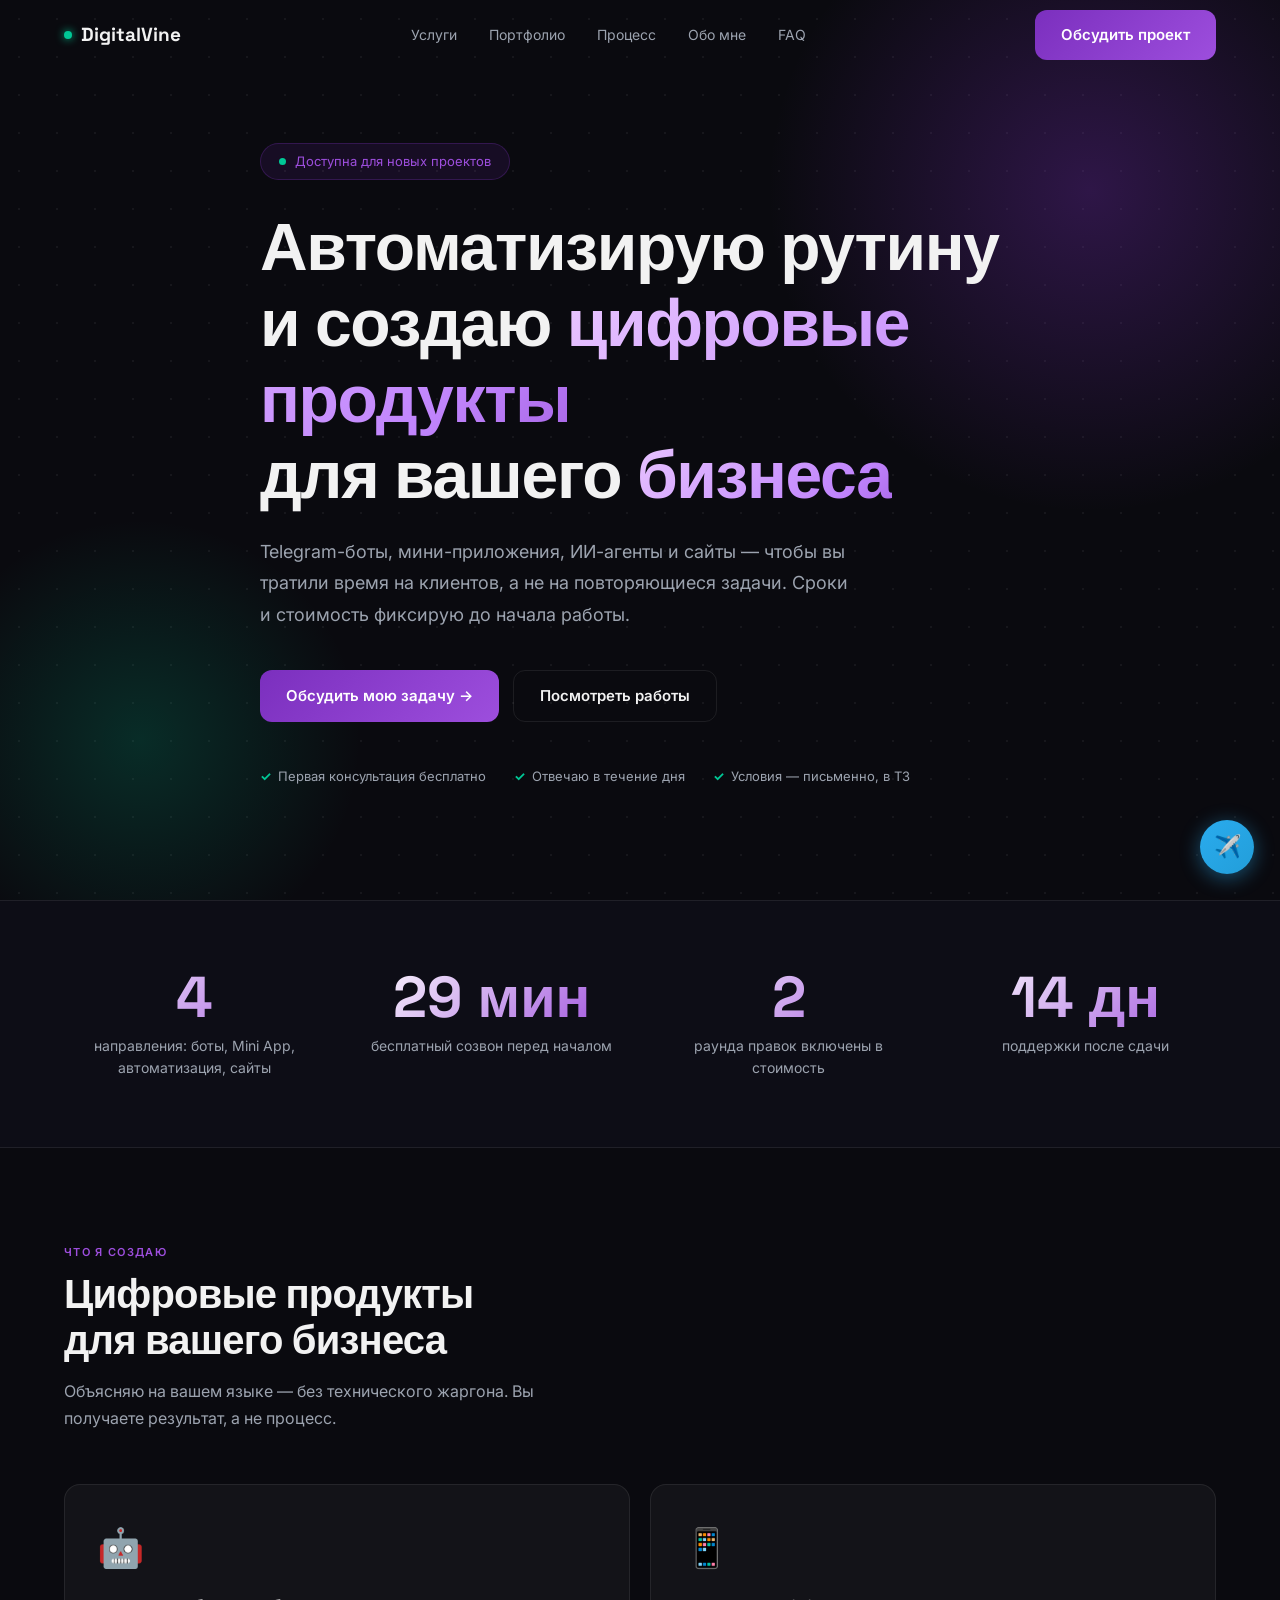
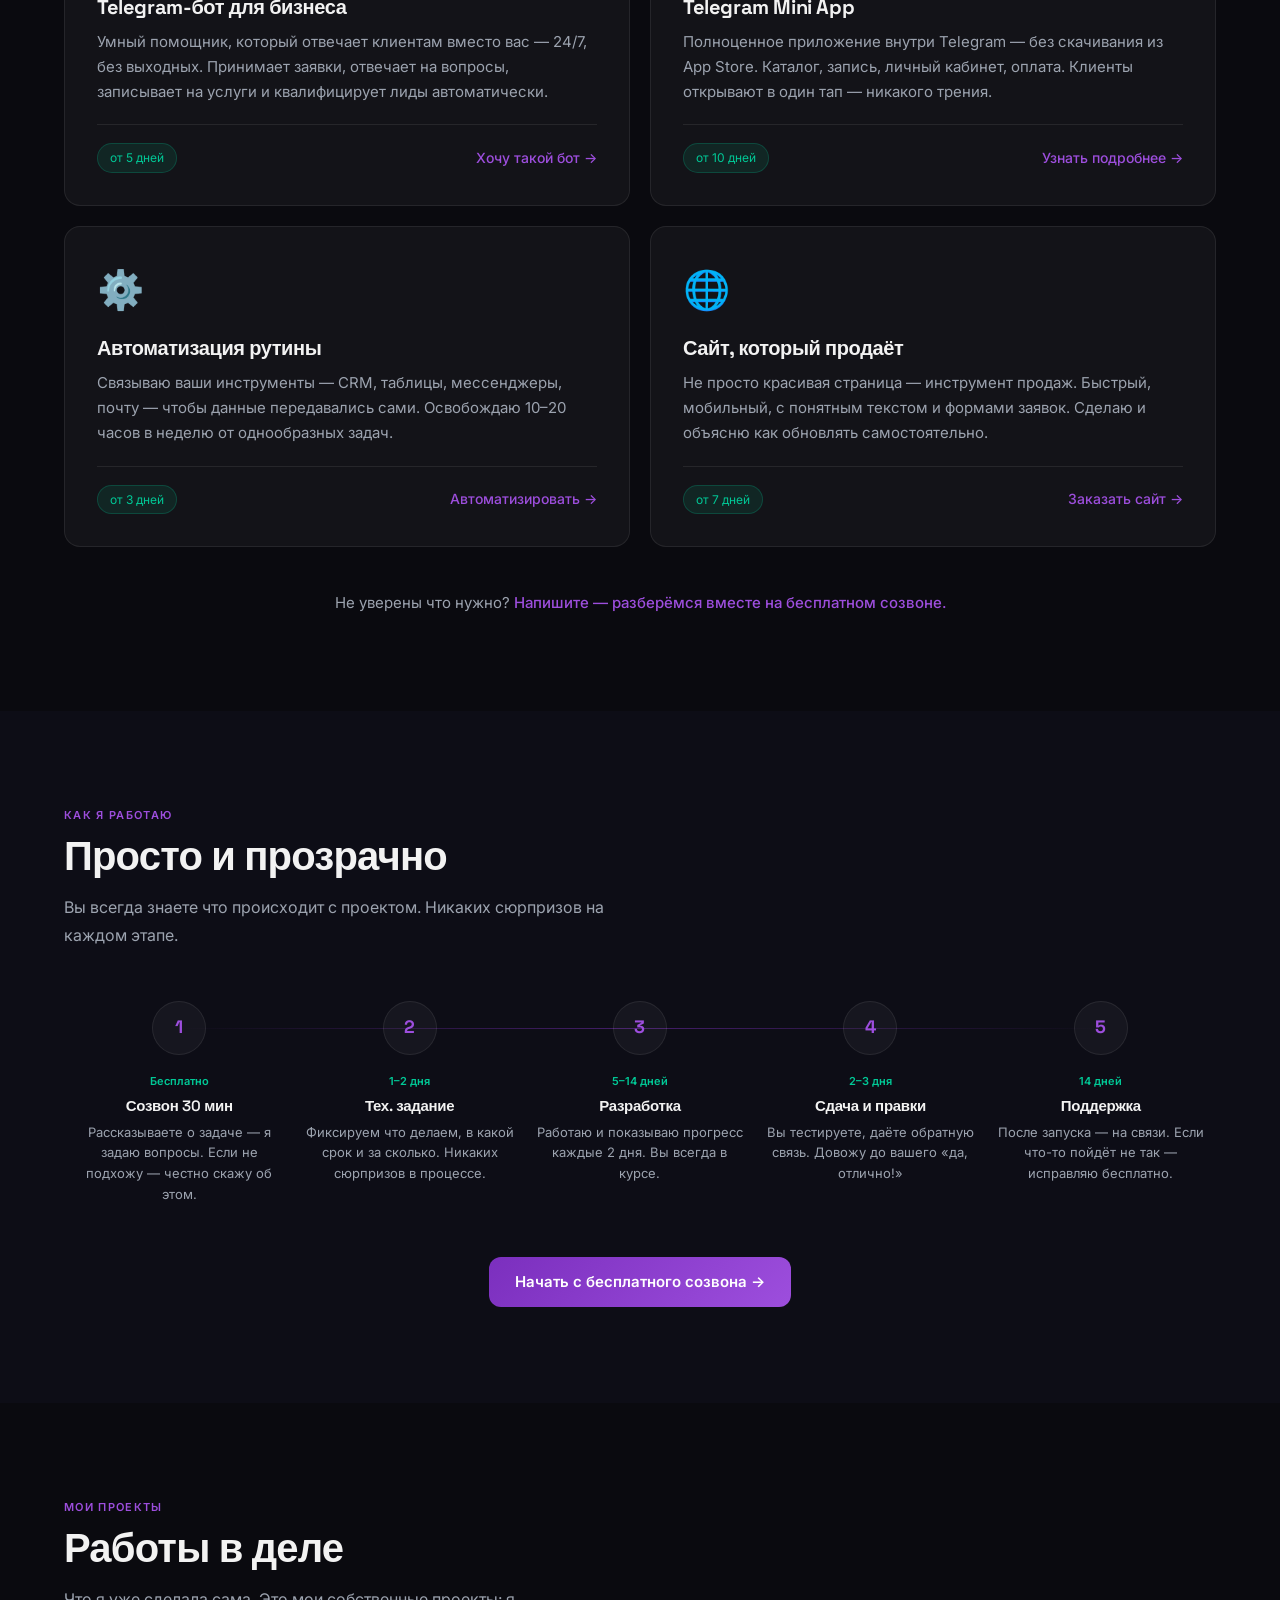
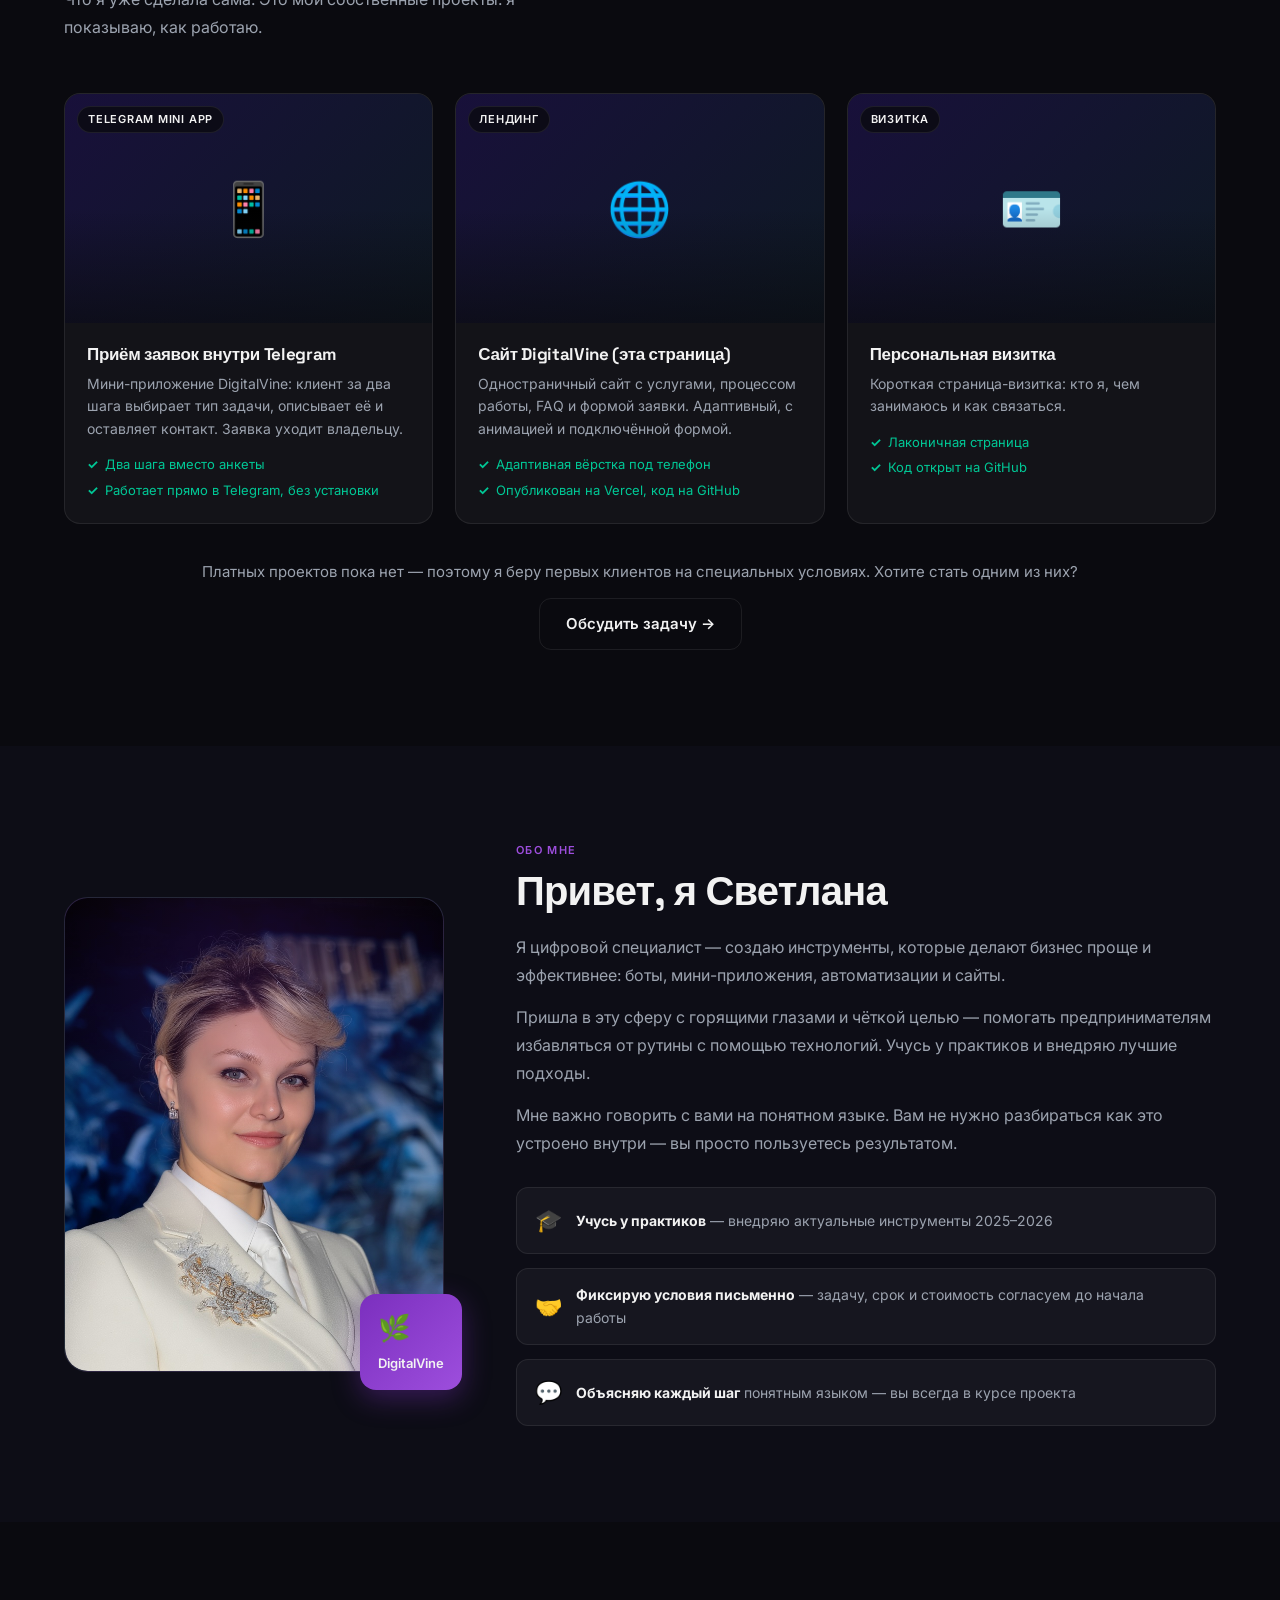
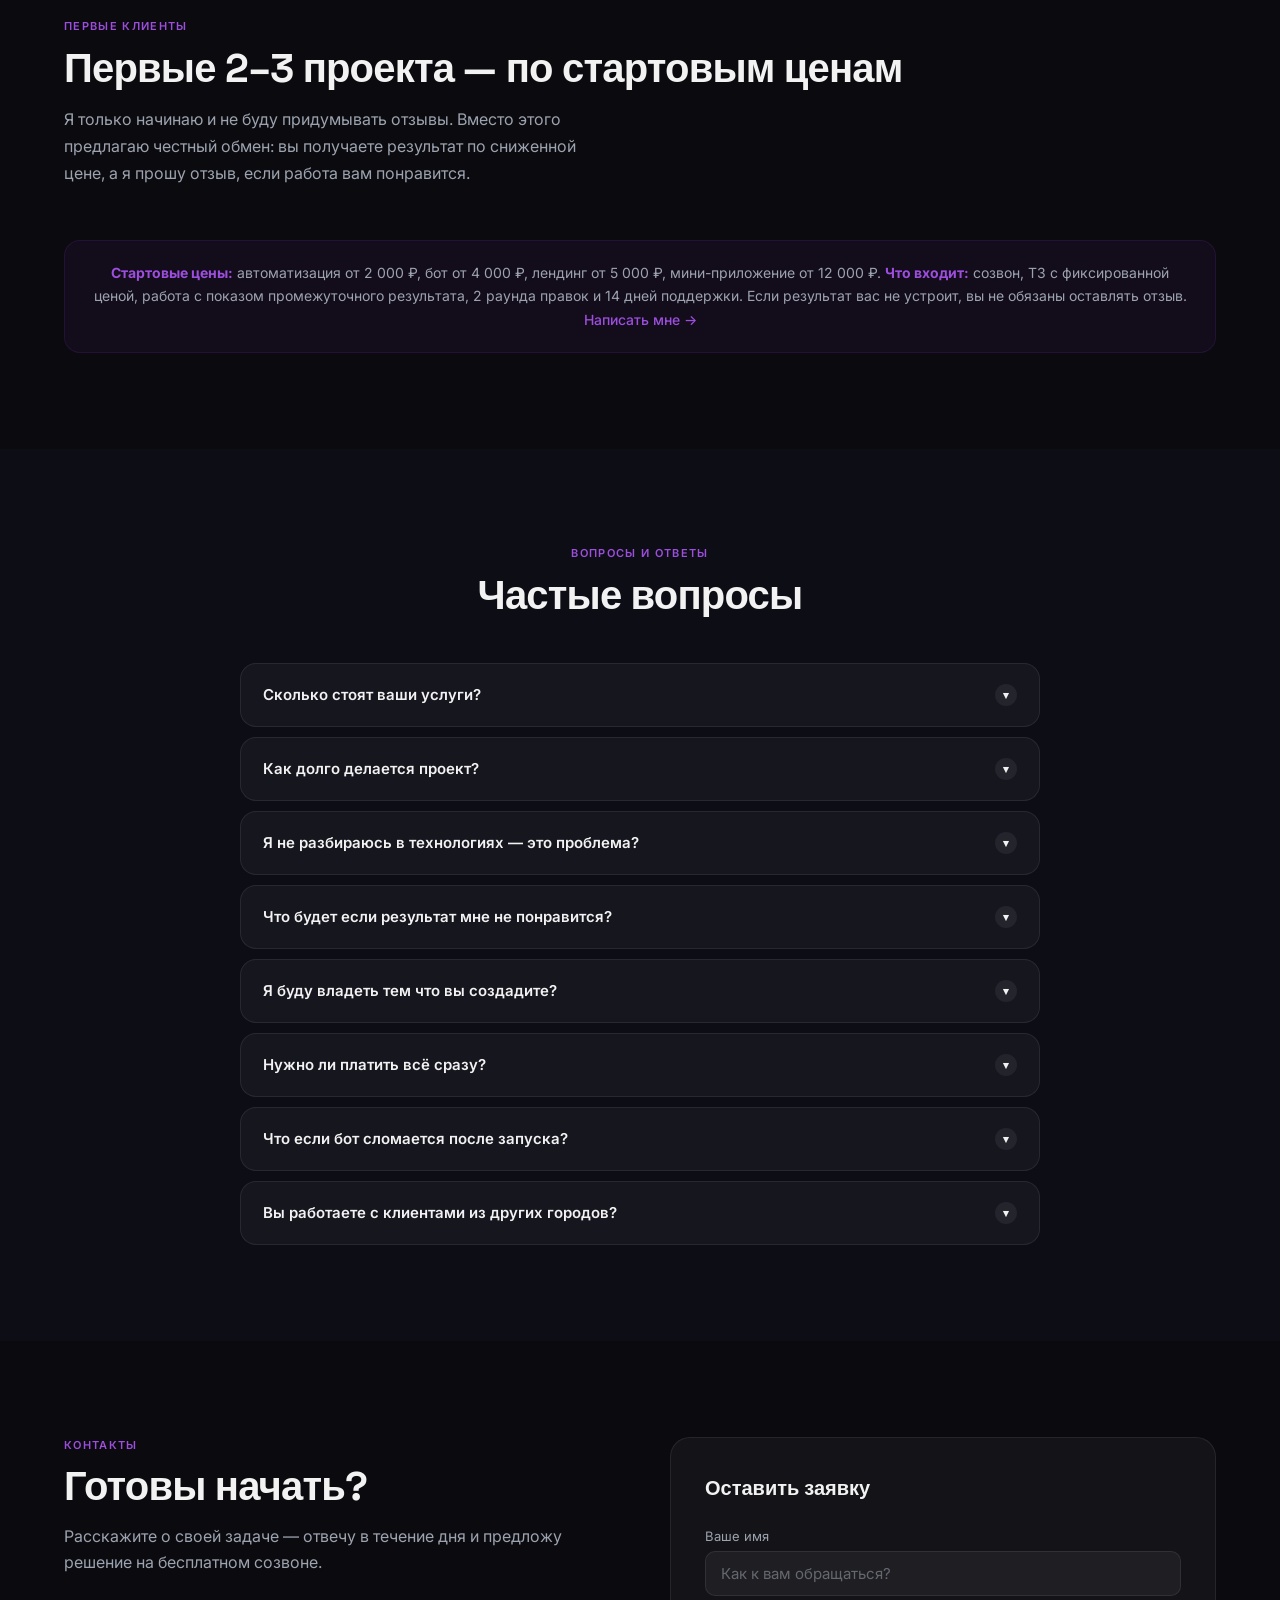
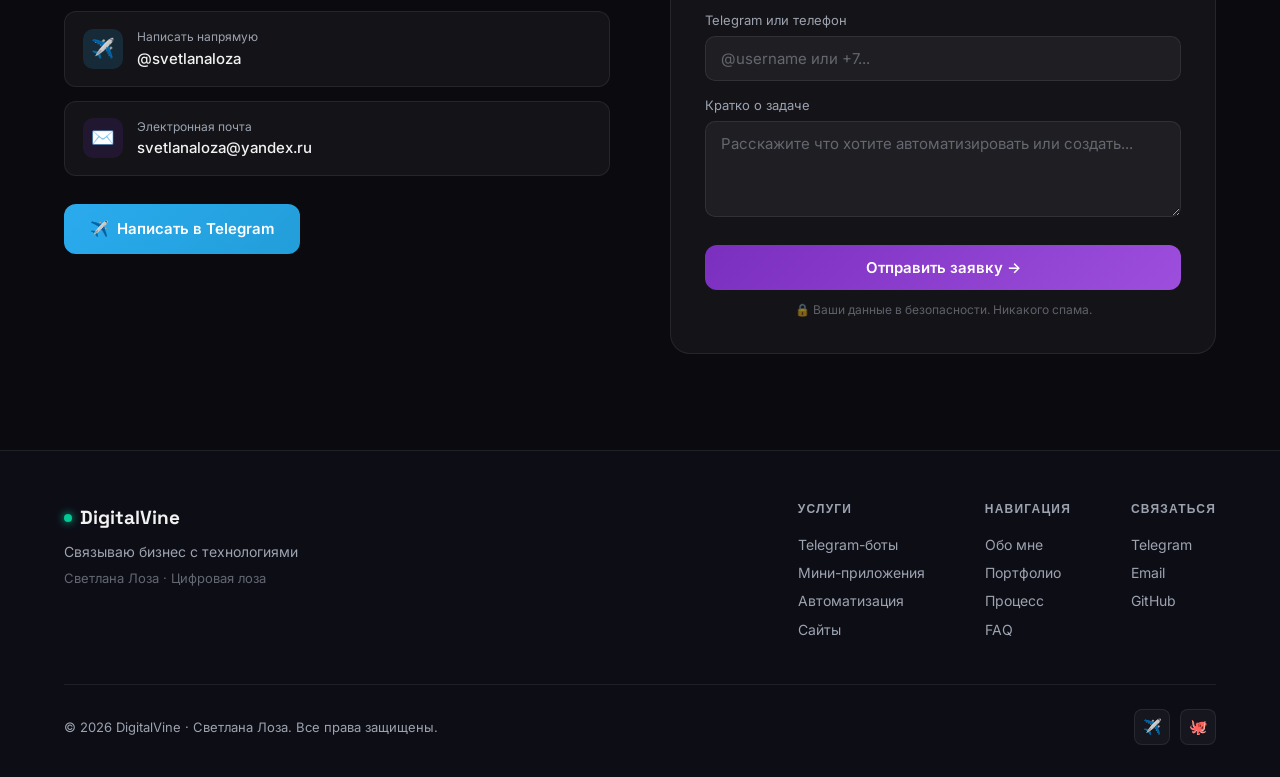
<file: index.html>
<!DOCTYPE html>
<html lang="ru">
<head>
  <meta charset="UTF-8">
  <meta name="viewport" content="width=device-width, initial-scale=1.0">
  <title>DigitalVine — Telegram-боты, автоматизация и сайты | Светлана Лоза</title>
  <meta name="description" content="Создаю Telegram-ботов, мини-приложения, автоматизации и сайты для малого бизнеса. Результат за 5–14 дней. Первая консультация бесплатно.">
  <link rel="preconnect" href="https://fonts.googleapis.com">
  <link rel="preconnect" href="https://fonts.gstatic.com" crossorigin>
  <link href="https://fonts.googleapis.com/css2?family=Space+Grotesk:wght@400;500;600;700;800&family=Inter:wght@400;500&display=swap" rel="stylesheet">
  <style>
    /* ===== RESET ===== */
    *, *::before, *::after { box-sizing: border-box; margin: 0; padding: 0; }
    html { scroll-behavior: smooth; }
    body {
      background: #0A0A0F;
      color: #F2F2F2;
      font-family: 'Inter', -apple-system, sans-serif;
      line-height: 1.6;
      overflow-x: hidden;
    }
    h1,h2,h3,h4 { font-family: 'Space Grotesk', sans-serif; line-height: 1.15; letter-spacing: -0.02em; }
    a { color: inherit; text-decoration: none; }
    img { display: block; max-width: 100%; }

    /* ===== CSS VARS ===== */
    :root {
      --bg:     #0A0A0F;
      --bg2:    #0D0D16;
      --acc:    #7B2FBE;
      --acc-l:  #9D4EDD;
      --grn:    #00C896;
      --txt:    #F2F2F2;
      --muted:  #9CA3AF;
      --card:   rgba(255,255,255,0.04);
      --bord:   rgba(255,255,255,0.08);
      --r:      16px;
    }

    /* ===== UTILS ===== */
    .wrap { max-width: 1200px; margin: 0 auto; padding: 0 24px; }
    .lbl {
      font-size: 11px; font-weight: 600; letter-spacing: .12em;
      text-transform: uppercase; color: var(--acc-l); margin-bottom: 10px;
    }
    .sec-title { font-size: clamp(26px,3.8vw,40px); font-weight: 700; margin-bottom: 14px; }
    .sec-sub { font-size: 16px; color: var(--muted); max-width: 540px; margin-bottom: 52px; line-height: 1.7; }

    /* BUTTONS */
    .btn {
      display: inline-flex; align-items: center; gap: 8px;
      padding: 13px 26px; border-radius: 12px;
      font-size: 15px; font-weight: 600; cursor: pointer;
      border: none; font-family: inherit;
      transition: transform .2s, box-shadow .2s, background .2s, border-color .2s;
    }
    .btn-pri {
      background: linear-gradient(135deg,var(--acc),var(--acc-l));
      color: #fff; position: relative; overflow: hidden;
    }
    .btn-pri:hover { transform: translateY(-2px); box-shadow: 0 8px 28px rgba(123,47,190,.45), 0 0 0 1px rgba(157,78,221,.35); }
    .btn-out {
      background: transparent; color: var(--txt);
      border: 1px solid var(--bord);
    }
    .btn-out:hover { border-color: rgba(157,78,221,.5); background: rgba(123,47,190,.1); }
    .btn-tg {
      background: linear-gradient(135deg,#2AABEE,#229ED9); color: #fff;
    }
    .btn-tg:hover { transform: translateY(-2px); box-shadow: 0 8px 28px rgba(42,171,238,.4); }

    /* SCROLL ANIM */
    .a { opacity: 0; transform: translateY(36px); filter: blur(5px); transition: opacity .75s cubic-bezier(.25,.46,.45,.94), transform .75s cubic-bezier(.25,.46,.45,.94), filter .75s ease; }
    .a.on { opacity: 1; transform: none; filter: none; }
    .d1{transition-delay:.1s} .d2{transition-delay:.2s} .d3{transition-delay:.3s} .d4{transition-delay:.4s}

    /* ANIMATED GRADIENT TEXT */
    @keyframes grad-move { 0%,100%{background-position:0% 50%} 50%{background-position:100% 50%} }
    .grad-txt {
      background: linear-gradient(135deg, #e9c6ff 0%, #c084fc 30%, #7B2FBE 55%, #00C896 100%);
      background-size: 260% 260%;
      animation: grad-move 5s ease infinite;
      -webkit-background-clip: text; -webkit-text-fill-color: transparent; background-clip: text;
    }

    /* PROGRESS BAR */
    .pbar {
      position: fixed; top: 0; left: 0; z-index: 999;
      height: 2px; width: 0%;
      background: linear-gradient(90deg, var(--acc), var(--grn));
      transition: width .12s linear;
      pointer-events: none;
    }

    /* SHIMMER on buttons */
    .btn-pri::before {
      content: ''; position: absolute; top: 0; left: -100%; width: 60%; height: 100%;
      background: linear-gradient(120deg, transparent, rgba(255,255,255,.22), transparent);
      transform: skewX(-20deg); transition: left .6s ease; pointer-events: none;
    }
    .btn-pri:hover::before { left: 160%; }

    /* ===== NAV ===== */
    nav {
      position: fixed; top: 0; left: 0; right: 0; z-index: 200;
      transition: background .3s, border-color .3s, backdrop-filter .3s;
    }
    nav.scrolled {
      background: rgba(10,10,15,.88);
      backdrop-filter: blur(20px);
      border-bottom: 1px solid var(--bord);
    }
    .nav-in {
      display: flex; align-items: center;
      justify-content: space-between; height: 70px;
    }
    .nav-logo {
      font-family: 'Space Grotesk',sans-serif;
      font-size: 19px; font-weight: 700;
      display: flex; align-items: center; gap: 9px;
    }
    .logo-pip {
      width: 8px; height: 8px; border-radius: 50%;
      background: var(--grn);
      box-shadow: 0 0 8px var(--grn);
      animation: pip 2.5s ease-in-out infinite;
    }
    @keyframes pip { 0%,100%{opacity:1} 50%{opacity:.35} }
    .nav-ul { display: flex; gap: 32px; list-style: none; }
    .nav-ul a { font-size: 14px; color: var(--muted); transition: color .2s; position: relative; }
    .nav-ul a::after { content: ''; position: absolute; left: 0; bottom: -4px; width: 0; height: 1.5px; background: var(--acc-l); border-radius: 2px; transition: width .3s ease; }
    .nav-ul a:hover::after, .nav-ul a.active::after { width: 100%; }
    .nav-ul a:hover, .nav-ul a.active { color: var(--txt); }
    .burger {
      display: none; flex-direction: column; gap: 5px;
      cursor: pointer; padding: 6px; background: none; border: none;
    }
    .burger span {
      display: block; width: 22px; height: 2px;
      background: var(--txt); border-radius: 2px; transition: all .3s;
    }
    .mob-nav {
      display: none; position: fixed; top: 70px; left: 0; right: 0; z-index: 199;
      background: rgba(10,10,15,.97); backdrop-filter: blur(20px);
      border-bottom: 1px solid var(--bord); padding: 20px 24px 28px;
    }
    .mob-nav.open { display: block; }
    .mob-nav a {
      display: block; padding: 13px 0;
      border-bottom: 1px solid var(--bord);
      font-size: 16px; color: var(--muted);
    }
    .mob-nav a:last-of-type { border: none; }
    .mob-nav .btn { margin-top: 18px; width: 100%; justify-content: center; }

    /* ===== HERO ===== */
    #hero {
      min-height: 100vh; display: flex; align-items: center;
      position: relative; overflow: hidden; padding: 110px 0 80px;
    }
    .h-bg { position: absolute; inset: 0; z-index: 0; }
    .h-grid {
      position: absolute; inset: 0;
      background-image: radial-gradient(rgba(255,255,255,.055) 1px, transparent 1px);
      background-size: 38px 38px;
    }
    .h-orb1 {
      position: absolute; width: 700px; height: 700px;
      background: radial-gradient(circle, rgba(123,47,190,.32) 0%, transparent 65%);
      top: -160px; right: -160px;
      animation: orb1 9s ease-in-out infinite;
    }
    .h-orb2 {
      position: absolute; width: 480px; height: 480px;
      background: radial-gradient(circle, rgba(0,200,150,.18) 0%, transparent 65%);
      bottom: -80px; left: -100px;
      animation: orb2 11s ease-in-out infinite;
    }
    @keyframes orb1 { 0%,100%{transform:translate(0,0) scale(1)} 50%{transform:translate(-28px,24px) scale(1.06)} }
    @keyframes orb2 { 0%,100%{transform:translate(0,0) scale(1)} 50%{transform:translate(20px,-20px) scale(1.06)} }
    .h-content { position: relative; z-index: 1; max-width: 760px; }
    .h-badge {
      display: inline-flex; align-items: center; gap: 9px;
      background: rgba(123,47,190,.12); border: 1px solid rgba(123,47,190,.28);
      border-radius: 100px; padding: 7px 18px; font-size: 13px;
      color: var(--acc-l); margin-bottom: 30px;
    }
    .h-badge-dot {
      width: 7px; height: 7px; border-radius: 50%; background: var(--grn);
      animation: pip 2s infinite;
    }
    h1 { font-size: clamp(34px,5.5vw,66px); font-weight: 800; margin-bottom: 22px; }
    .acc { color: var(--acc-l); }
    .grn { color: var(--grn); }
    .h-sub {
      font-size: clamp(15px,1.8vw,18px); color: var(--muted);
      max-width: 600px; margin-bottom: 40px; line-height: 1.75;
    }
    .h-btns { display: flex; gap: 14px; flex-wrap: wrap; margin-bottom: 44px; }
    .h-trust { display: flex; gap: 28px; flex-wrap: wrap; }
    .h-trust span {
      font-size: 13px; color: var(--muted);
      display: flex; align-items: center; gap: 7px;
    }
    .h-trust span::before { content: '✓'; color: var(--grn); font-weight: 700; }

    /* ===== NUMBERS ===== */
    #nums {
      padding: 68px 0;
      background: var(--bg2);
      border-top: 1px solid var(--bord);
      border-bottom: 1px solid var(--bord);
    }
    .nums-g {
      display: grid; grid-template-columns: repeat(4,1fr);
      gap: 36px; text-align: center;
    }
    .num-val {
      font-family: 'Space Grotesk',sans-serif;
      font-size: clamp(36px,4.5vw,58px); font-weight: 800; line-height: 1;
      background: linear-gradient(135deg,#fff,var(--acc-l));
      -webkit-background-clip: text; -webkit-text-fill-color: transparent;
      background-clip: text; margin-bottom: 8px;
    }
    .num-lbl { font-size: 14px; color: var(--muted); }

    /* ===== SERVICES ===== */
    #services { padding: 96px 0; }
    .srv-g {
      display: grid; grid-template-columns: repeat(2,1fr); gap: 20px; perspective: 1200px;
    }
    .srv-c {
      background: var(--card); border: 1px solid var(--bord);
      border-radius: var(--r); padding: 32px;
      position: relative; overflow: hidden;
      transition: transform .25s, border-color .25s, box-shadow .25s;
    }
    .srv-c::before {
      content:''; position: absolute; inset: 0;
      background: linear-gradient(135deg,rgba(123,47,190,.07) 0%,transparent 60%);
      opacity: 0; transition: opacity .3s;
    }
    .srv-c:hover { transform: translateY(-6px); border-color: rgba(123,47,190,.45); box-shadow: 0 24px 64px rgba(0,0,0,.45), 0 0 0 1px rgba(123,47,190,.2), 0 0 60px rgba(123,47,190,.12); }
    .srv-c:hover::before { opacity: 1; }
    .srv-ico { font-size: 38px; margin-bottom: 18px; display: block; }
    .srv-c h3 { font-size: 20px; font-weight: 700; margin-bottom: 11px; }
    .srv-c p { color: var(--muted); font-size: 15px; line-height: 1.65; margin-bottom: 20px; }
    .srv-foot {
      display: flex; align-items: center; justify-content: space-between;
      padding-top: 18px; border-top: 1px solid var(--bord);
    }
    .srv-tag {
      font-size: 12px; color: var(--grn);
      background: rgba(0,200,150,.1); border: 1px solid rgba(0,200,150,.22);
      padding: 4px 12px; border-radius: 100px;
    }
    .srv-link {
      font-size: 14px; color: var(--acc-l); font-weight: 500;
      display: flex; align-items: center; gap: 4px;
      transition: gap .2s;
    }
    .srv-link:hover { gap: 8px; }
    .srv-note { text-align: center; margin-top: 44px; color: var(--muted); font-size: 15px; }
    .srv-note a { color: var(--acc-l); font-weight: 500; }

    /* ===== PROCESS ===== */
    #process { padding: 96px 0; background: var(--bg2); }
    .prc-g {
      display: grid; grid-template-columns: repeat(5,1fr);
      gap: 0; position: relative; margin-top: 52px;
    }
    .prc-g::before {
      content: ''; position: absolute;
      top: 27px; left: 10%; right: 10%; height: 1px;
      background: linear-gradient(90deg, transparent, var(--acc), transparent);
      opacity: .5;
    }
    .step { text-align: center; padding: 0 10px; position: relative; }
    .step-n {
      width: 54px; height: 54px; border-radius: 50%;
      background: var(--card); border: 1px solid var(--bord);
      display: flex; align-items: center; justify-content: center;
      font-family: 'Space Grotesk',sans-serif; font-size: 18px;
      font-weight: 700; color: var(--acc-l);
      margin: 0 auto 18px; position: relative; z-index: 1;
      transition: background .3s, border-color .3s, box-shadow .3s;
    }
    .step:hover .step-n { background: rgba(123,47,190,.2); border-color: var(--acc); box-shadow: 0 0 20px rgba(123,47,190,.3); }
    .step-tag { display: block; font-size: 11px; color: var(--grn); margin-bottom: 7px; font-weight: 600; }
    .step h4 { font-size: 15px; font-weight: 600; margin-bottom: 7px; }
    .step p { font-size: 13px; color: var(--muted); line-height: 1.6; }
    .prc-cta { text-align: center; margin-top: 52px; }

    /* ===== PORTFOLIO ===== */
    #portfolio { padding: 96px 0; }
    .prt-g { display: grid; grid-template-columns: repeat(3,1fr); gap: 22px; perspective: 1200px; }
    .prt-c {
      background: var(--card); border: 1px solid var(--bord);
      border-radius: var(--r); overflow: hidden;
      transition: transform .25s, box-shadow .25s, border-color .25s;
    }
    .prt-c:hover { transform: translateY(-4px); box-shadow: 0 20px 50px rgba(0,0,0,.4); border-color: rgba(123,47,190,.25); }
    .prt-img {
      width: 100%; aspect-ratio: 16/10;
      background: linear-gradient(135deg,#18103A,#0e1a24);
      display: flex; align-items: center; justify-content: center;
      font-size: 52px; position: relative;
    }
    .prt-img::after {
      content: ''; position: absolute; inset: 0;
      background: linear-gradient(to bottom,transparent 50%,rgba(10,10,15,.65));
    }
    .prt-badge {
      position: absolute; top: 12px; left: 12px; z-index: 1;
      font-size: 11px; font-weight: 600; letter-spacing: .07em;
      text-transform: uppercase; background: rgba(10,10,15,.8);
      border: 1px solid var(--bord); padding: 4px 10px; border-radius: 100px;
    }
    .prt-body { padding: 22px; }
    .prt-c h3 { font-size: 17px; font-weight: 700; margin-bottom: 8px; }
    .prt-c p { font-size: 14px; color: var(--muted); line-height: 1.6; margin-bottom: 14px; }
    .prt-res { display: flex; flex-direction: column; gap: 5px; }
    .res { font-size: 13px; color: var(--grn); display: flex; align-items: center; gap: 7px; }
    .res::before { content: '↑'; font-weight: 700; }
    .res.dn::before { content: '↓'; }
    .res.ok::before { content: '✓'; }
    .prt-note { text-align: center; margin-top: 36px; }
    .prt-note p { color: var(--muted); font-size: 15px; margin-bottom: 14px; }

    /* ===== ABOUT ===== */
    #about { padding: 96px 0; background: var(--bg2); }
    .abt-in {
      display: grid; grid-template-columns: 380px 1fr;
      gap: 72px; align-items: center;
    }
    .abt-photo { position: relative; }
    .photo-box {
      width: 100%; aspect-ratio: 4/5;
      background: linear-gradient(135deg,#1a1030,#0f1924);
      border-radius: 24px; border: 1px solid var(--bord);
      position: relative; overflow: hidden;
      display: flex; align-items: center; justify-content: center;
    }
    .photo-box img {
      position: absolute; inset: 0;
      width: 100%; height: 100%;
      object-fit: cover; object-position: center 15%;
      border-radius: 22px; display: block;
    }
    .photo-box::before {
      content: ''; position: absolute; inset: 0; z-index: 1;
      background: radial-gradient(circle at 50% 20%,rgba(123,47,190,.22) 0%,transparent 60%);
      pointer-events: none;
    }
    .photo-ph {
      display: flex; flex-direction: column; align-items: center;
      justify-content: center; gap: 18px; padding: 40px 24px; z-index: 1;
    }
    .ph-av {
      width: 148px; height: 148px; border-radius: 50%;
      background: linear-gradient(135deg,var(--acc),var(--acc-l));
      display: flex; align-items: center; justify-content: center;
      font-family: 'Space Grotesk',sans-serif;
      font-size: 36px; font-weight: 800; color: #fff;
      box-shadow: 0 8px 32px rgba(123,47,190,.5);
      overflow: hidden; position: relative; flex-shrink: 0;
      border: 3px solid rgba(157,78,221,.4);
    }
    .ph-av img {
      position: absolute; inset: 0;
      width: 100%; height: 100%;
      object-fit: cover; object-position: center 15%;
      border-radius: 50%;
    }
    .ph-av.has-photo .ph-init { display: none; }
    .ph-name {
      font-family: 'Space Grotesk',sans-serif;
      font-size: clamp(18px, 2.2vw, 26px); font-weight: 700;
      color: var(--txt); text-align: center; line-height: 1.25;
    }
    .ph-brand { font-size: 13px; color: var(--grn); font-weight: 600; letter-spacing: .08em; }
    .photo-card {
      position: absolute; bottom: -18px; right: -18px;
      background: linear-gradient(135deg,var(--acc),var(--acc-l));
      border-radius: 16px; padding: 14px 18px;
      box-shadow: 0 8px 28px rgba(123,47,190,.4);
    }
    .photo-card strong { display: block; font-family: 'Space Grotesk',sans-serif; font-size: 26px; font-weight: 800; }
    .photo-card span { font-size: 13px; font-weight: 600; }
    .abt-txt h2 { margin-bottom: 18px; }
    .abt-txt p { color: var(--muted); font-size: 16px; line-height: 1.75; margin-bottom: 14px; }
    .facts { display: flex; flex-direction: column; gap: 14px; margin-top: 30px; }
    .fact {
      display: flex; align-items: center; gap: 14px;
      padding: 15px 18px; background: var(--card);
      border: 1px solid var(--bord); border-radius: 12px;
    }
    .fact-ico { font-size: 22px; }
    .fact-t { font-size: 14px; color: var(--muted); }
    .fact-t strong { color: var(--txt); }

    /* ===== REVIEWS ===== */
    #reviews { padding: 96px 0; }
    .rev-g { display: grid; grid-template-columns: repeat(3,1fr); gap: 22px; }
    .rev-c {
      background: var(--card); border: 1px solid var(--bord);
      border-radius: var(--r); padding: 26px;
      display: flex; flex-direction: column; gap: 18px;
      transition: border-color .25s, transform .25s;
    }
    .rev-c:hover { border-color: rgba(123,47,190,.3); transform: translateY(-3px); }
    .rev-stars { color: #F59E0B; letter-spacing: 2px; font-size: 13px; }
    .rev-txt { font-size: 15px; color: var(--muted); line-height: 1.72; font-style: italic; flex: 1; }
    .rev-who {
      display: flex; align-items: center; gap: 13px;
      padding-top: 18px; border-top: 1px solid var(--bord);
    }
    .rev-ava {
      width: 42px; height: 42px; border-radius: 50%;
      background: linear-gradient(135deg,var(--acc),var(--acc-l));
      display: flex; align-items: center; justify-content: center;
      font-weight: 700; font-size: 15px; flex-shrink: 0;
    }
    .rev-name { font-weight: 600; font-size: 15px; }
    .rev-role { font-size: 13px; color: var(--muted); }
    .rev-banner {
      margin-top: 36px; padding: 20px 26px;
      background: rgba(123,47,190,.07); border: 1px solid rgba(123,47,190,.18);
      border-radius: var(--r); text-align: center;
      color: var(--muted); font-size: 14px; line-height: 1.7;
    }
    .rev-banner strong { color: var(--acc-l); }
    .rev-banner a { color: var(--acc-l); font-weight: 500; }

    /* ===== FAQ ===== */
    #faq { padding: 96px 0; background: var(--bg2); }
    .faq-wrap { max-width: 800px; margin: 0 auto; display: flex; flex-direction: column; gap: 10px; }
    .faq-it {
      background: var(--card); border: 1px solid var(--bord);
      border-radius: var(--r); overflow: hidden; transition: border-color .25s;
    }
    .faq-it.open { border-color: rgba(123,47,190,.32); }
    .faq-q {
      width: 100%; background: none; border: none;
      padding: 20px 22px; text-align: left;
      font-size: 15px; font-weight: 600; color: var(--txt);
      cursor: pointer; display: flex; justify-content: space-between; align-items: center;
      gap: 14px; font-family: inherit; transition: color .2s;
    }
    .faq-q:hover { color: var(--acc-l); }
    .faq-arr {
      width: 22px; height: 22px; flex-shrink: 0;
      border-radius: 50%; background: rgba(255,255,255,.06);
      display: flex; align-items: center; justify-content: center;
      font-size: 11px; transition: transform .3s, background .3s;
    }
    .faq-it.open .faq-arr { transform: rotate(180deg); background: rgba(123,47,190,.28); }
    .faq-ans { max-height: 0; overflow: hidden; transition: max-height .38s ease; }
    .faq-ans-in { padding: 0 22px 20px; color: var(--muted); font-size: 15px; line-height: 1.72; }

    /* ===== CONTACT ===== */
    #contact { padding: 96px 0; }
    .con-in { display: grid; grid-template-columns: 1fr 1fr; gap: 60px; align-items: start; }
    .con-l h2 { margin-bottom: 14px; }
    .con-l > p { color: var(--muted); font-size: 16px; margin-bottom: 36px; }
    .con-ways { display: flex; flex-direction: column; gap: 14px; }
    .con-way {
      display: flex; align-items: center; gap: 14px;
      padding: 15px 18px; background: var(--card);
      border: 1px solid var(--bord); border-radius: 12px;
      transition: border-color .2s;
    }
    .con-way:hover { border-color: rgba(123,47,190,.32); }
    .way-ico {
      width: 40px; height: 40px; border-radius: 10px;
      display: flex; align-items: center; justify-content: center; font-size: 19px; flex-shrink: 0;
    }
    .ico-tg { background: rgba(42,171,238,.15); }
    .ico-ml { background: rgba(123,47,190,.15); }
    .way-l { font-size: 12px; color: var(--muted); }
    .way-v { font-size: 15px; font-weight: 500; }
    .con-tg { margin-top: 28px; }
    .con-form {
      background: var(--card); border: 1px solid var(--bord);
      border-radius: 20px; padding: 34px;
    }
    .form-ttl { font-family: 'Space Grotesk',sans-serif; font-size: 20px; font-weight: 700; margin-bottom: 22px; }
    .fg { margin-bottom: 14px; }
    .fg label { display: block; font-size: 13px; color: var(--muted); margin-bottom: 5px; }
    .fg input, .fg textarea {
      width: 100%; background: rgba(255,255,255,.05);
      border: 1px solid var(--bord); border-radius: 10px;
      padding: 12px 15px; color: var(--txt);
      font-size: 15px; font-family: inherit;
      outline: none; transition: border-color .2s, box-shadow .2s;
    }
    .fg input:focus, .fg textarea:focus {
      border-color: rgba(123,47,190,.5);
      box-shadow: 0 0 0 3px rgba(123,47,190,.1);
    }
    .fg input::placeholder, .fg textarea::placeholder { color: rgba(156,163,175,.55); }
    .fg textarea { resize: vertical; min-height: 96px; }
    .f-sub { width: 100%; justify-content: center; margin-top: 6px; }
    .f-priv { text-align: center; margin-top: 10px; font-size: 12px; color: rgba(156,163,175,.55); }
    .f-ok { display: none; text-align: center; padding: 20px 10px; }
    .f-ok.show { display: block; }
    .f-ok h3 { color: var(--grn); margin-bottom: 8px; font-size: 22px; }
    .f-ok p { color: var(--muted); font-size: 14px; }

    /* ===== FOOTER ===== */
    footer {
      background: var(--bg2);
      border-top: 1px solid var(--bord);
      padding: 52px 0 32px;
    }
    .ft-top {
      display: flex; justify-content: space-between; align-items: start;
      gap: 40px; margin-bottom: 40px; flex-wrap: wrap;
    }
    .ft-logo {
      font-family: 'Space Grotesk',sans-serif; font-size: 19px; font-weight: 700;
      display: flex; align-items: center; gap: 8px; margin-bottom: 8px;
    }
    .ft-tag { font-size: 14px; color: var(--muted); }
    .ft-name { font-size: 13px; color: rgba(156,163,175,.6); margin-top: 4px; }
    .ft-cols { display: flex; gap: 60px; flex-wrap: wrap; }
    .ft-col h4 {
      font-size: 12px; font-weight: 600; text-transform: uppercase;
      letter-spacing: .1em; color: var(--muted); margin-bottom: 14px;
    }
    .ft-col a { display: block; font-size: 14px; color: var(--muted); padding: 3px 0; transition: color .2s; }
    .ft-col a:hover { color: var(--txt); }
    .ft-bot {
      padding-top: 24px; border-top: 1px solid var(--bord);
      display: flex; justify-content: space-between; align-items: center;
      flex-wrap: wrap; gap: 14px;
    }
    .ft-copy { font-size: 13px; color: var(--muted); }
    .ft-soc { display: flex; gap: 10px; }
    .soc-btn {
      width: 36px; height: 36px; border-radius: 8px;
      background: var(--card); border: 1px solid var(--bord);
      display: flex; align-items: center; justify-content: center; font-size: 15px;
      transition: background .2s, border-color .2s, transform .2s;
    }
    .soc-btn:hover { background: rgba(123,47,190,.18); border-color: rgba(123,47,190,.4); transform: translateY(-2px); }

    /* FLOAT TG */
    .ftg {
      position: fixed; bottom: 26px; right: 26px; z-index: 190;
      width: 54px; height: 54px; border-radius: 50%;
      background: linear-gradient(135deg,#2AABEE,#229ED9);
      display: flex; align-items: center; justify-content: center;
      font-size: 22px; box-shadow: 0 4px 20px rgba(42,171,238,.45);
      transition: transform .2s, box-shadow .2s;
    }
    .ftg:hover { transform: scale(1.1); box-shadow: 0 8px 28px rgba(42,171,238,.55); }

    /* ===== RESPONSIVE ===== */
    @media(max-width:1024px){
      .nums-g { grid-template-columns: repeat(2,1fr); gap: 28px; }
      .prt-g { grid-template-columns: repeat(2,1fr); }
      .prc-g { grid-template-columns: repeat(3,1fr); gap: 20px; }
      .prc-g::before { display: none; }
      .abt-in { grid-template-columns: 1fr; gap: 40px; }
      .photo-box { aspect-ratio: 1/1; max-width: 360px; margin: 0 auto; }
      .photo-card { bottom: -10px; right: -10px; }
    }
    @media(max-width:768px){
      .nav-ul,.btn.nav-btn { display: none; }
      .burger { display: flex; }
      h1 { font-size: 34px; }
      .h-btns .btn { width: 100%; justify-content: center; }
      .h-btns { flex-direction: column; }
      .srv-g,.prt-g,.rev-g,.con-in { grid-template-columns: 1fr; }
      .prc-g { grid-template-columns: 1fr; gap: 18px; }
      .ft-top { flex-direction: column; }
      .ft-cols { gap: 32px; }
      .sec-sub { margin-bottom: 36px; }
      section { padding: 64px 0 !important; }
    }
    @media(max-width:480px){
      .h-trust { flex-direction: column; gap: 10px; }
      .nums-g { grid-template-columns: repeat(2,1fr); gap: 20px; }
      .con-form { padding: 22px; }
      .photo-card { right: -8px; bottom: -8px; }
    }
  </style>
</head>
<body>
<div class="pbar" id="pbar"></div>

<!-- NAV -->
<nav id="nav">
  <div class="wrap">
    <div class="nav-in">
      <a href="#hero" class="nav-logo">
        <div class="logo-pip"></div>
        DigitalVine
      </a>
      <ul class="nav-ul">
        <li><a href="#services">Услуги</a></li>
        <li><a href="#portfolio">Портфолио</a></li>
        <li><a href="#process">Процесс</a></li>
        <li><a href="#about">Обо мне</a></li>
        <li><a href="#faq">FAQ</a></li>
      </ul>
      <a href="#contact" class="btn btn-pri nav-btn">Обсудить проект</a>
      <button class="burger" id="burger" aria-label="Меню">
        <span></span><span></span><span></span>
      </button>
    </div>
  </div>
</nav>
<div class="mob-nav" id="mobNav">
  <a href="#services"  onclick="closeMob()">Услуги</a>
  <a href="#portfolio" onclick="closeMob()">Портфолио</a>
  <a href="#process"   onclick="closeMob()">Процесс</a>
  <a href="#about"     onclick="closeMob()">Обо мне</a>
  <a href="#faq"       onclick="closeMob()">FAQ</a>
  <a href="#contact" class="btn btn-pri" onclick="closeMob()">Обсудить проект →</a>
</div>

<!-- HERO -->
<section id="hero">
  <div class="h-bg">
    <div class="h-grid"></div>
    <div class="h-orb1"></div>
    <div class="h-orb2"></div>
  </div>
  <div class="wrap">
    <div class="h-content">
      <div class="h-badge">
        <div class="h-badge-dot"></div>
        Доступна для новых проектов
      </div>
      <h1>
        Автоматизирую рутину<br>
        и создаю <span class="grad-txt">цифровые продукты</span><br>
        для вашего <span class="grad-txt">бизнеса</span>
      </h1>
      <p class="h-sub">
        Telegram-боты, мини-приложения, ИИ-агенты и сайты —
        чтобы вы тратили время на клиентов, а не на повторяющиеся задачи.
        Сроки и стоимость фиксирую до начала работы.
      </p>
      <div class="h-btns">
        <a href="#contact" class="btn btn-pri">Обсудить мою задачу →</a>
        <a href="#portfolio" class="btn btn-out">Посмотреть работы</a>
      </div>
      <div class="h-trust">
        <span>Первая консультация бесплатно</span>
        <span>Отвечаю в течение дня</span>
        <span>Условия — письменно, в ТЗ</span>
      </div>
    </div>
  </div>
</section>

<!-- NUMBERS -->
<section id="nums">
  <div class="wrap">
    <div class="nums-g">
      <div class="a" data-cnt>
        <div class="num-val" data-to="4" data-sfx="">0</div>
        <div class="num-lbl">направления: боты, Mini App, автоматизация, сайты</div>
      </div>
      <div class="a d1" data-cnt>
        <div class="num-val" data-to="30" data-sfx=" мин">0</div>
        <div class="num-lbl">бесплатный созвон перед началом</div>
      </div>
      <div class="a d2" data-cnt>
        <div class="num-val" data-to="2" data-sfx="">0</div>
        <div class="num-lbl">раунда правок включены в стоимость</div>
      </div>
      <div class="a d3" data-cnt>
        <div class="num-val" data-to="14" data-sfx=" дн">0</div>
        <div class="num-lbl">поддержки после сдачи</div>
      </div>
    </div>
  </div>
</section>

<!-- SERVICES -->
<section id="services">
  <div class="wrap">
    <div class="lbl a">Что я создаю</div>
    <h2 class="sec-title a d1">Цифровые продукты<br>для вашего бизнеса</h2>
    <p class="sec-sub a d2">Объясняю на вашем языке — без технического жаргона. Вы получаете результат, а не процесс.</p>
    <div class="srv-g">
      <div class="srv-c a">
        <span class="srv-ico">🤖</span>
        <h3>Telegram-бот для бизнеса</h3>
        <p>Умный помощник, который отвечает клиентам вместо вас — 24/7, без выходных. Принимает заявки, отвечает на вопросы, записывает на услуги и квалифицирует лиды автоматически.</p>
        <div class="srv-foot">
          <span class="srv-tag">от 5 дней</span>
          <a href="#contact" class="srv-link">Хочу такой бот →</a>
        </div>
      </div>
      <div class="srv-c a d1">
        <span class="srv-ico">📱</span>
        <h3>Telegram Mini App</h3>
        <p>Полноценное приложение внутри Telegram — без скачивания из App Store. Каталог, запись, личный кабинет, оплата. Клиенты открывают в один тап — никакого трения.</p>
        <div class="srv-foot">
          <span class="srv-tag">от 10 дней</span>
          <a href="#contact" class="srv-link">Узнать подробнее →</a>
        </div>
      </div>
      <div class="srv-c a d2">
        <span class="srv-ico">⚙️</span>
        <h3>Автоматизация рутины</h3>
        <p>Связываю ваши инструменты — CRM, таблицы, мессенджеры, почту — чтобы данные передавались сами. Освобождаю 10–20 часов в неделю от однообразных задач.</p>
        <div class="srv-foot">
          <span class="srv-tag">от 3 дней</span>
          <a href="#contact" class="srv-link">Автоматизировать →</a>
        </div>
      </div>
      <div class="srv-c a d3">
        <span class="srv-ico">🌐</span>
        <h3>Сайт, который продаёт</h3>
        <p>Не просто красивая страница — инструмент продаж. Быстрый, мобильный, с понятным текстом и формами заявок. Сделаю и объясню как обновлять самостоятельно.</p>
        <div class="srv-foot">
          <span class="srv-tag">от 7 дней</span>
          <a href="#contact" class="srv-link">Заказать сайт →</a>
        </div>
      </div>
    </div>
    <p class="srv-note a">Не уверены что нужно? <a href="#contact">Напишите — разберёмся вместе на бесплатном созвоне.</a></p>
  </div>
</section>

<!-- PROCESS -->
<section id="process">
  <div class="wrap">
    <div class="lbl a">Как я работаю</div>
    <h2 class="sec-title a d1">Просто и прозрачно</h2>
    <p class="sec-sub a d2">Вы всегда знаете что происходит с проектом. Никаких сюрпризов на каждом этапе.</p>
    <div class="prc-g">
      <div class="step a">
        <div class="step-n">1</div>
        <span class="step-tag">Бесплатно</span>
        <h4>Созвон 30 мин</h4>
        <p>Рассказываете о задаче — я задаю вопросы. Если не подхожу — честно скажу об этом.</p>
      </div>
      <div class="step a d1">
        <div class="step-n">2</div>
        <span class="step-tag">1–2 дня</span>
        <h4>Тех. задание</h4>
        <p>Фиксируем что делаем, в какой срок и за сколько. Никаких сюрпризов в процессе.</p>
      </div>
      <div class="step a d2">
        <div class="step-n">3</div>
        <span class="step-tag">5–14 дней</span>
        <h4>Разработка</h4>
        <p>Работаю и показываю прогресс каждые 2 дня. Вы всегда в курсе.</p>
      </div>
      <div class="step a d3">
        <div class="step-n">4</div>
        <span class="step-tag">2–3 дня</span>
        <h4>Сдача и правки</h4>
        <p>Вы тестируете, даёте обратную связь. Довожу до вашего «да, отлично!»</p>
      </div>
      <div class="step a d4">
        <div class="step-n">5</div>
        <span class="step-tag">14 дней</span>
        <h4>Поддержка</h4>
        <p>После запуска — на связи. Если что-то пойдёт не так — исправляю бесплатно.</p>
      </div>
    </div>
    <div class="prc-cta">
      <a href="#contact" class="btn btn-pri a">Начать с бесплатного созвона →</a>
    </div>
  </div>
</section>

<!-- PORTFOLIO -->
<section id="portfolio">
  <div class="wrap">
    <div class="lbl a">Мои проекты</div>
    <h2 class="sec-title a d1">Работы в деле</h2>
    <p class="sec-sub a d2">Что я уже сделала сама. Это мои собственные проекты: я показываю, как работаю.</p>
    <div class="prt-g">
      <div class="prt-c a ">
        <div class="prt-img">📱<span class="prt-badge">Telegram Mini App</span></div>
        <div class="prt-body">
          <h3>Приём заявок внутри Telegram</h3>
          <p>Мини-приложение DigitalVine: клиент за два шага выбирает тип задачи, описывает её и оставляет контакт. Заявка уходит владельцу.</p>
          <div class="prt-res"><span class="res ok">Два шага вместо анкеты</span><span class="res ok">Работает прямо в Telegram, без установки</span></div>
        </div>
      </div>
      <div class="prt-c a d1">
        <div class="prt-img">🌐<span class="prt-badge">Лендинг</span></div>
        <div class="prt-body">
          <h3>Сайт DigitalVine (эта страница)</h3>
          <p>Одностраничный сайт с услугами, процессом работы, FAQ и формой заявки. Адаптивный, с анимацией и подключённой формой.</p>
          <div class="prt-res"><span class="res ok">Адаптивная вёрстка под телефон</span><span class="res ok">Опубликован на Vercel, код на GitHub</span></div>
        </div>
      </div>
      <div class="prt-c a d2">
        <div class="prt-img">🪪<span class="prt-badge">Визитка</span></div>
        <div class="prt-body">
          <h3>Персональная визитка</h3>
          <p>Короткая страница-визитка: кто я, чем занимаюсь и как связаться.</p>
          <div class="prt-res"><span class="res ok">Лаконичная страница</span><span class="res ok">Код открыт на GitHub</span></div>
        </div>
      </div>
    </div>
    <div class="prt-note a">
      <p>Платных проектов пока нет — поэтому я беру первых клиентов на специальных условиях. Хотите стать одним из них?</p>
      <a href="#contact" class="btn btn-out">Обсудить задачу →</a>
    </div>
  </div>
</section>

<!-- ABOUT -->
<section id="about">
  <div class="wrap">
    <div class="abt-in">
      <div class="abt-photo a">
        <div class="photo-box">
          <img src="photo1.png" alt="Светлана Лоза"
               onload="this.nextElementSibling.style.display='none'"
               onerror="this.style.display='none'">
          <div class="photo-ph">
            <div class="ph-av" id="phAv">
              <img src="photo1.png" alt="Светлана Лоза"
                   onload="this.parentElement.classList.add('has-photo')"
                   onerror="this.style.display='none'">
              <span class="ph-init">СЛ</span>
            </div>
            <div class="ph-name">Светлана Лоза</div>
            <div class="ph-brand">DigitalVine</div>
          </div>
        </div>
        <div class="photo-card">
          <strong>🌿</strong>
          <span>DigitalVine</span>
        </div>
      </div>
      <div class="abt-txt">
        <div class="lbl a d1">Обо мне</div>
        <h2 class="sec-title a d1">Привет, я Светлана</h2>
        <p class="a d2">Я цифровой специалист — создаю инструменты, которые делают бизнес проще и эффективнее: боты, мини-приложения, автоматизации и сайты.</p>
        <p class="a d2">Пришла в эту сферу с горящими глазами и чёткой целью — помогать предпринимателям избавляться от рутины с помощью технологий. Учусь у практиков и внедряю лучшие подходы.</p>
        <p class="a d2">Мне важно говорить с вами на понятном языке. Вам не нужно разбираться как это устроено внутри — вы просто пользуетесь результатом.</p>
        <div class="facts">
          <div class="fact a d2"><div class="fact-ico">🎓</div><div class="fact-t"><strong>Учусь у практиков</strong> — внедряю актуальные инструменты 2025–2026</div></div>
          <div class="fact a d3"><div class="fact-ico">🤝</div><div class="fact-t"><strong>Фиксирую условия письменно</strong> — задачу, срок и стоимость согласуем до начала работы</div></div>
          <div class="fact a d4"><div class="fact-ico">💬</div><div class="fact-t"><strong>Объясняю каждый шаг</strong> понятным языком — вы всегда в курсе проекта</div></div>
        </div>
      </div>
    </div>
  </div>
</section>

<!-- REVIEWS -->
<section id="reviews">
  <div class="wrap">
    <div class="lbl a">Первые клиенты</div>
    <h2 class="sec-title a d1">Первые 2–3 проекта — по стартовым ценам</h2>
    <p class="sec-sub a d2">Я только начинаю и не буду придумывать отзывы. Вместо этого предлагаю честный обмен: вы получаете результат по сниженной цене, а я прошу отзыв, если работа вам понравится.</p>
    <div class="rev-banner a">
      <strong>Стартовые цены:</strong> автоматизация от 2 000 ₽, бот от 4 000 ₽, лендинг от 5 000 ₽, мини-приложение от 12 000 ₽. <strong>Что входит:</strong> созвон, ТЗ с фиксированной ценой, работа с показом промежуточного результата, 2 раунда правок и 14 дней поддержки. Если результат вас не устроит, вы не обязаны оставлять отзыв.
      <a href="#contact"> Написать мне →</a>
    </div>
  </div>
</section>

<!-- FAQ -->
<section id="faq">
  <div class="wrap">
    <div class="lbl a" style="text-align:center">Вопросы и ответы</div>
    <h2 class="sec-title a d1" style="text-align:center;margin-bottom:44px">Частые вопросы</h2>
    <div class="faq-wrap">
      <div class="faq-it a">
        <button class="faq-q">Сколько стоят ваши услуги?<span class="faq-arr">▾</span></button>
        <div class="faq-ans"><div class="faq-ans-in">Стоимость зависит от задачи. Для первых 2–3 клиентов действуют стартовые цены: автоматизация — 2 000–5 000 ₽, простой Telegram-бот — 4 000–8 000 ₽, лендинг — 5 000–10 000 ₽, мини-приложение — 12 000–20 000 ₽. Обычные цены после первых проектов будут выше. Точную стоимость фиксируем в ТЗ на бесплатном созвоне — без давления и обязательств.</div></div>
      </div>
      <div class="faq-it a d1">
        <button class="faq-q">Как долго делается проект?<span class="faq-arr">▾</span></button>
        <div class="faq-ans"><div class="faq-ans-in">Большинство проектов — 5–14 рабочих дней. Сложные задачи — до 3 недель. Сроки фиксирую в ТЗ до начала работы и соблюдаю их.</div></div>
      </div>
      <div class="faq-it a d2">
        <button class="faq-q">Я не разбираюсь в технологиях — это проблема?<span class="faq-arr">▾</span></button>
        <div class="faq-ans"><div class="faq-ans-in">Нет. Вам не нужно разбираться. Моя задача — объяснить на вашем языке что и зачем, сделать и показать как пользоваться. Никакого технического жаргона.</div></div>
      </div>
      <div class="faq-it a d1">
        <button class="faq-q">Что будет если результат мне не понравится?<span class="faq-arr">▾</span></button>
        <div class="faq-ans"><div class="faq-ans-in">До начала работы фиксируем ТЗ. В процессе показываю прогресс. После сдачи — 2 раунда правок включены в стоимость.</div></div>
      </div>
      <div class="faq-it a d2">
        <button class="faq-q">Я буду владеть тем что вы создадите?<span class="faq-arr">▾</span></button>
        <div class="faq-ans"><div class="faq-ans-in">Да. Весь код, данные и доступы передаются вам. Никакой привязки ко мне после завершения проекта.</div></div>
      </div>
      <div class="faq-it a d1">
        <button class="faq-q">Нужно ли платить всё сразу?<span class="faq-arr">▾</span></button>
        <div class="faq-ans"><div class="faq-ans-in">Нет. Стандартная схема: 50% предоплата — начало работы, 50% — после приёмки. Крупные проекты делим на этапы.</div></div>
      </div>
      <div class="faq-it a d2">
        <button class="faq-q">Что если бот сломается после запуска?<span class="faq-arr">▾</span></button>
        <div class="faq-ans"><div class="faq-ans-in">14 дней поддержки после запуска включены в стоимость. Если что-то пойдёт не так — исправляю бесплатно.</div></div>
      </div>
      <div class="faq-it a d1">
        <button class="faq-q">Вы работаете с клиентами из других городов?<span class="faq-arr">▾</span></button>
        <div class="faq-ans"><div class="faq-ans-in">Да, работаю онлайн со всей Россией и русскоязычными клиентами из других стран. Все этапы — в мессенджерах и видеозвонках.</div></div>
      </div>
    </div>
  </div>
</section>

<!-- CONTACT -->
<section id="contact">
  <div class="wrap">
    <div class="con-in">
      <div class="con-l">
        <div class="lbl a">Контакты</div>
        <h2 class="sec-title a d1">Готовы начать?</h2>
        <p class="a d2">Расскажите о своей задаче — отвечу в течение дня и предложу решение на бесплатном созвоне.</p>
        <div class="con-ways">
          <a href="https://t.me/svetlanaloza" class="con-way a d2">
            <div class="way-ico ico-tg">✈️</div>
            <div><div class="way-l">Написать напрямую</div><div class="way-v">@svetlanaloza</div></div>
          </a>
          <a href="mailto:svetlanaloza@yandex.ru" class="con-way a d3">
            <div class="way-ico ico-ml">✉️</div>
            <div><div class="way-l">Электронная почта</div><div class="way-v">svetlanaloza@yandex.ru</div></div>
          </a>
        </div>
        <div class="con-tg a d3">
          <a href="https://t.me/svetlanaloza" class="btn btn-tg">✈️ &nbsp;Написать в Telegram</a>
        </div>
      </div>
      <div class="con-form a d1">
        <div class="form-ttl">Оставить заявку</div>
        <form id="myForm" onsubmit="submitForm(event)">
          <div class="fg">
            <label>Ваше имя</label>
            <input type="text" placeholder="Как к вам обращаться?" required>
          </div>
          <div class="fg">
            <label>Telegram или телефон</label>
            <input type="text" placeholder="@username или +7..." required>
          </div>
          <div class="fg">
            <label>Кратко о задаче</label>
            <textarea placeholder="Расскажите что хотите автоматизировать или создать..."></textarea>
          </div>
          <button type="submit" class="btn btn-pri f-sub">Отправить заявку →</button>
          <p class="f-priv">🔒 Ваши данные в безопасности. Никакого спама.</p>
        </form>
        <div class="f-ok" id="fOk">
          <h3>Спасибо! 🎉</h3>
          <p>Заявка отправлена. Отвечу в течение рабочего дня.</p>
        </div>
      </div>
    </div>
  </div>
</section>

<!-- FOOTER -->
<footer>
  <div class="wrap">
    <div class="ft-top">
      <div>
        <div class="ft-logo"><div class="logo-pip"></div>DigitalVine</div>
        <div class="ft-tag">Связываю бизнес с технологиями</div>
        <div class="ft-name">Светлана Лоза · Цифровая лоза</div>
      </div>
      <div class="ft-cols">
        <div class="ft-col">
          <h4>Услуги</h4>
          <a href="#services">Telegram-боты</a>
          <a href="#services">Мини-приложения</a>
          <a href="#services">Автоматизация</a>
          <a href="#services">Сайты</a>
        </div>
        <div class="ft-col">
          <h4>Навигация</h4>
          <a href="#about">Обо мне</a>
          <a href="#portfolio">Портфолио</a>
          <a href="#process">Процесс</a>
          <a href="#faq">FAQ</a>
        </div>
        <div class="ft-col">
          <h4>Связаться</h4>
          <a href="https://t.me/svetlanaloza">Telegram</a>
          <a href="mailto:svetlanaloza@yandex.ru">Email</a>
          <a href="https://github.com/fortoviy69-ctrl" target="_blank" rel="noopener">GitHub</a>
        </div>
      </div>
    </div>
    <div class="ft-bot">
      <div class="ft-copy">© 2026 DigitalVine · Светлана Лоза. Все права защищены.</div>
      <div class="ft-soc">
        <a href="https://t.me/svetlanaloza" class="soc-btn" title="Telegram">✈️</a>
        <a href="https://github.com/fortoviy69-ctrl" class="soc-btn" target="_blank" rel="noopener" title="GitHub">🐙</a>
      </div>
    </div>
  </div>
</footer>

<!-- FLOAT TELEGRAM -->
<a href="https://t.me/svetlanaloza" class="ftg" title="Написать в Telegram">✈️</a>

<script>
  /* NAV scroll + parallax + progress bar */
  const nav = document.getElementById('nav');
  const navLinks = document.querySelectorAll('.nav-ul a');
  const sections = document.querySelectorAll('section[id]');
  const pbar = document.getElementById('pbar');
  const heroBg = document.querySelector('.h-bg');
  const heroEl = document.getElementById('hero');

  window.addEventListener('scroll', () => {
    const sy = scrollY;

    /* nav */
    nav.classList.toggle('scrolled', sy > 36);
    let cur = '';
    sections.forEach(s => { if (sy >= s.offsetTop - 120) cur = s.id; });
    navLinks.forEach(a => { a.classList.toggle('active', a.getAttribute('href') === '#' + cur); });

    /* progress bar */
    pbar.style.width = (sy / (document.body.scrollHeight - innerHeight) * 100) + '%';

    /* parallax hero bg */
    if (heroBg && sy < heroEl.offsetHeight * 1.2) {
      heroBg.style.transform = `translateY(${sy * 0.38}px)`;
    }
  }, { passive: true });

  /* Mouse parallax in hero */
  const orb1 = document.querySelector('.h-orb1');
  const orb2 = document.querySelector('.h-orb2');
  heroEl.addEventListener('mousemove', e => {
    const mx = (e.clientX / innerWidth - .5) * 28;
    const my = (e.clientY / innerHeight - .5) * 18;
    if (orb1) orb1.style.transform = `translate(${mx}px, ${my}px)`;
    if (orb2) orb2.style.transform = `translate(${-mx * .65}px, ${-my * .65}px)`;
  });
  heroEl.addEventListener('mouseleave', () => {
    if (orb1) orb1.style.transform = '';
    if (orb2) orb2.style.transform = '';
  });

  /* BURGER */
  const burger = document.getElementById('burger');
  const mob = document.getElementById('mobNav');
  let open = false;
  burger.addEventListener('click', () => {
    open = !open;
    mob.classList.toggle('open', open);
    const s = burger.querySelectorAll('span');
    if (open) {
      s[0].style.cssText = 'transform:rotate(45deg) translate(5px,5px)';
      s[1].style.opacity = '0';
      s[2].style.cssText = 'transform:rotate(-45deg) translate(5px,-5px)';
    } else {
      s.forEach(x => x.style.cssText = '');
    }
  });
  function closeMob() {
    open = false; mob.classList.remove('open');
    burger.querySelectorAll('span').forEach(x => x.style.cssText = '');
  }
  document.addEventListener('click', e => {
    if (open && !mob.contains(e.target) && !burger.contains(e.target)) closeMob();
  });

  /* SCROLL ANIMATIONS */
  const io = new IntersectionObserver(entries => {
    entries.forEach(e => { if (e.isIntersecting) e.target.classList.add('on'); });
  }, { threshold: 0.1 });
  document.querySelectorAll('.a').forEach(el => io.observe(el));

  /* TILT on cards */
  document.querySelectorAll('.srv-c, .prt-c, .rev-c').forEach(card => {
    card.addEventListener('mousemove', e => {
      const r = card.getBoundingClientRect();
      const x = (e.clientX - r.left) / r.width - .5;
      const y = (e.clientY - r.top) / r.height - .5;
      card.style.transition = 'transform .08s ease, border-color .25s, box-shadow .25s';
      card.style.transform = `perspective(900px) rotateX(${-y * 7}deg) rotateY(${x * 7}deg) translateY(-6px)`;
    });
    card.addEventListener('mouseleave', () => {
      card.style.transition = 'transform .5s cubic-bezier(.25,.46,.45,.94), border-color .25s, box-shadow .25s';
      card.style.transform = '';
    });
  });

  /* COUNTERS */
  function runCounter(el) {
    const to  = parseInt(el.dataset.to);
    const sfx = el.dataset.sfx || '';
    if (to === 0) { el.textContent = '0' + sfx; return; }
    let start = null;
    const dur = 1800;
    function step(ts) {
      if (!start) start = ts;
      const p = Math.min((ts - start) / dur, 1);
      const ease = 1 - Math.pow(1 - p, 3);
      el.textContent = Math.round(to * ease) + sfx;
      if (p < 1) requestAnimationFrame(step);
    }
    requestAnimationFrame(step);
  }
  const cntObs = new IntersectionObserver(entries => {
    entries.forEach(e => {
      if (e.isIntersecting) {
        const v = e.target.querySelector('.num-val');
        if (v && !v.dataset.done) { v.dataset.done = '1'; runCounter(v); }
        cntObs.unobserve(e.target);
      }
    });
  }, { threshold: 0.4 });
  document.querySelectorAll('[data-cnt]').forEach(el => cntObs.observe(el));

  /* FAQ */
  document.querySelectorAll('.faq-q').forEach(btn => {
    btn.addEventListener('click', () => {
      const item = btn.closest('.faq-it');
      const ans  = item.querySelector('.faq-ans');
      const was  = item.classList.contains('open');
      document.querySelectorAll('.faq-it').forEach(i => {
        i.classList.remove('open');
        i.querySelector('.faq-ans').style.maxHeight = null;
      });
      if (!was) {
        item.classList.add('open');
        ans.style.maxHeight = ans.scrollHeight + 'px';
      }
    });
  });

  /* FORM */
  function submitForm(e) {
    e.preventDefault();
    document.getElementById('myForm').style.display = 'none';
    document.getElementById('fOk').classList.add('show');
  }
</script>
</body>
</html>
</file>
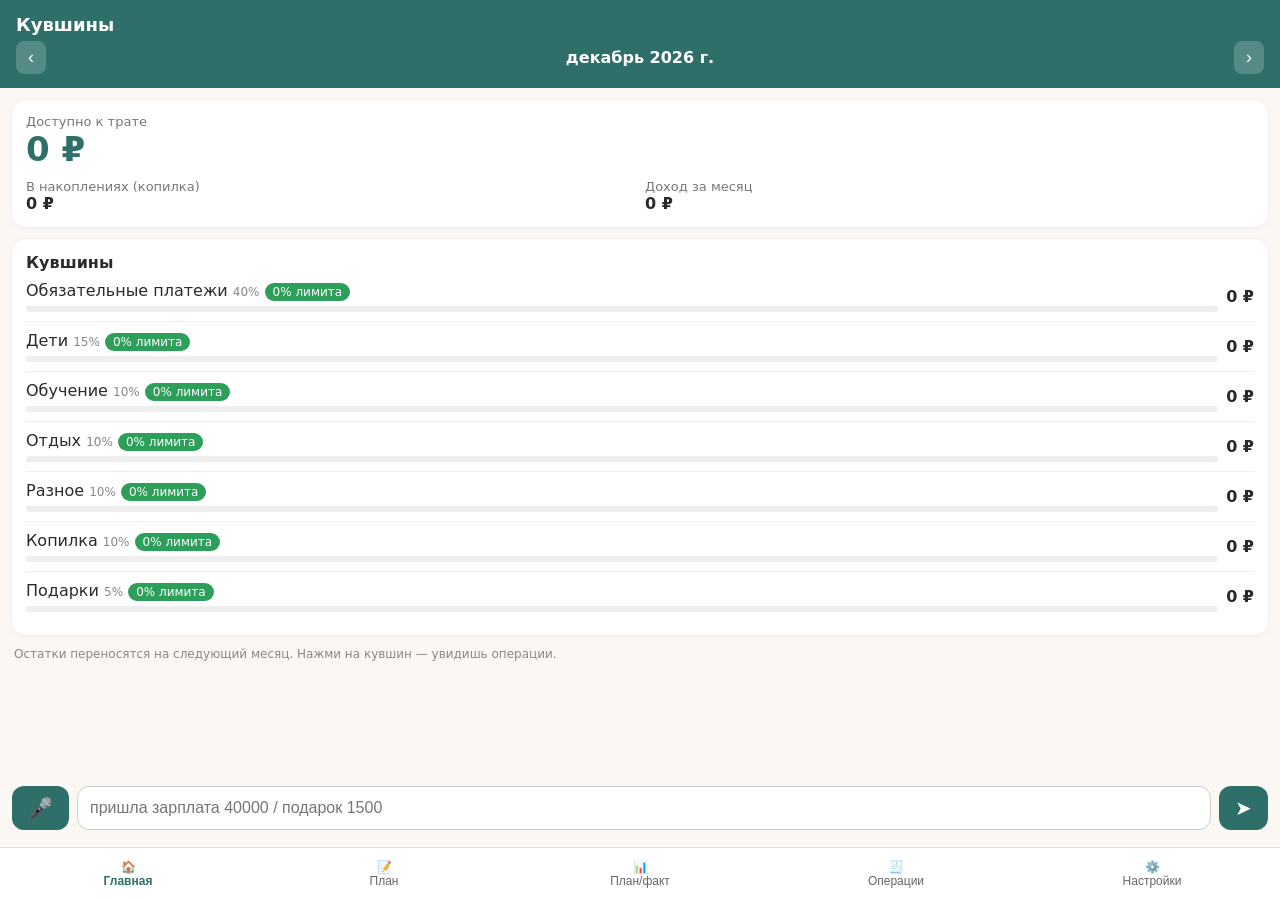
<file: kuvshiny/index.html>
<!doctype html><html lang="ru"><head><meta charset="utf-8">
<meta name="viewport" content="width=device-width,initial-scale=1,viewport-fit=cover">
<meta name="theme-color" content="#2f6f6a"><link rel="manifest" href="manifest.json"><link rel="icon" href="icon.svg">
<title>Кувшины</title>
<style>
*{box-sizing:border-box}body{margin:0;font-family:system-ui,sans-serif;background:#fbf7f2;color:#2a2a2a;padding-bottom:150px}
header{background:#2f6f6a;color:#fff;padding:14px 16px}header h1{margin:0;font-size:18px}
.mon{display:flex;align-items:center;justify-content:space-between;margin-top:6px}.mon button{background:#ffffff30;color:#fff;border:0;border-radius:8px;padding:6px 12px;font-size:18px}
.card{background:#fff;border-radius:14px;margin:12px;padding:14px;box-shadow:0 1px 4px #0001}
.big{font-size:34px;font-weight:700}.lbl{color:#777;font-size:13px}.row{display:flex;justify-content:space-between;align-items:center;gap:8px;padding:9px 0;border-bottom:1px solid #eee}.row:last-child{border:0}
.neg{color:#c0392b}.pos{color:#2f6f6a}.two{display:flex;gap:10px}.two>div{flex:1}
.bar{height:6px;background:#eee;border-radius:3px;margin-top:5px;overflow:hidden}.bar i{display:block;height:100%;background:#2f6f6a}
nav{position:fixed;bottom:0;left:0;right:0;display:flex;background:#fff;border-top:1px solid #ddd;padding-bottom:env(safe-area-inset-bottom)}
nav button{flex:1;border:0;background:none;padding:12px 2px;font-size:12px;color:#666}nav button.on{color:#2f6f6a;font-weight:700}
.add{position:fixed;bottom:62px;left:0;right:0;display:flex;gap:8px;padding:8px 12px;background:#fbf7f2ee}
.add input{flex:1;padding:12px;border:1px solid #ccc;border-radius:12px;font-size:16px}.add button{border:0;border-radius:12px;padding:0 16px;font-size:20px;background:#2f6f6a;color:#fff}
.mic.rec{background:#c0392b}
input,select{font-size:16px;padding:9px;border:1px solid #ccc;border-radius:10px;width:100%}
.btn{background:#2f6f6a;color:#fff;border:0;border-radius:10px;padding:11px 16px;font-size:16px}.btn.g{background:#eee;color:#333}
.modal{position:fixed;inset:0;background:#0007;display:flex;align-items:flex-end;z-index:9}.modal>div{background:#fff;width:100%;border-radius:18px 18px 0 0;padding:16px;display:grid;gap:10px;max-height:90vh;overflow:auto}
.seg{display:flex;gap:6px}.seg button{flex:1}.small{font-size:12px;color:#888}.pct{width:70px;text-align:right}
.tl{display:inline-block;padding:2px 8px;border-radius:10px;font-size:12px;color:#fff;background:#2e9e5b}.tl.o{background:#e69100}.tl.r{background:#c0392b}.pl{width:100px;text-align:right}
.x{background:none;border:0;color:#c0392b;font-size:18px}
</style></head><body>
<header><h1>Кувшины</h1><div class="mon"><button onclick="mv(-1)">‹</button><b id="mname"></b><button onclick="mv(1)">›</button></div></header>
<main id="v"></main>
<div class="add"><button class="mic" id="mic" onclick="voice()">🎤</button><input id="q" placeholder="пришла зарплата 40000 / подарок 1500" onkeydown="if(event.key=='Enter')parse(this.value)"><button onclick="parse(q.value)">➤</button></div>
<nav id="nav"></nav><div id="m"></div>
<script>
const $=s=>document.querySelector(s);
const DEF={jars:[
{id:'must',name:'Обязательные платежи',pct:40,kw:['обязат','платеж','налог','коммунал','жкх','кредит','ипотек','связь','интернет']},
{id:'kids',name:'Дети',pct:15,kw:['дет','ребен','ребён','сын','дочь','школ','сад','кружок']},
{id:'learn',name:'Обучение',pct:10,kw:['обуч','курс','книг','учеб','вебинар']},
{id:'rest',name:'Отдых',pct:10,kw:['отдых','отпуск','кино','кафе','ресторан','поездк','путешеств']},
{id:'misc',name:'Разное',pct:10,kw:['разное','продукт','магазин','одежд','такси']},
{id:'piggy',name:'Копилка',pct:10,kw:['копилк','накоплен','отложи']},
{id:'gift',name:'Подарки',pct:5,kw:['подар','цвет','днюх','рожден']}],
plans:{},sources:[{id:'s1',name:'Зарплата',planned:0},{id:'s2',name:'Фриланс',planned:0}],tx:[]};
let S=JSON.parse(localStorage.getItem('jars')||'null')||DEF;if(!S.plans)S.plans={};if(!S.items)S.items=[];
if(!S.mig){for(const mk in S.plans)for(const id in S.plans[mk])if(+S.plans[mk][id]>0)S.items.push({id:'m'+mk+id,month:mk,name:'План (введён ранее)',amount:+S.plans[mk][id],jar:id});S.mig=1;localStorage.setItem('jars',JSON.stringify(S))}
const EX={learn:['репетитор','урок','занят'],kids:['репетитор ребен','подгузник','игрушк'],must:['аренд','страховк','телефон','свет','газ','вода'],rest:['театр','экскурс','отель'],misc:['лекарств','аптек','ремонт','стрижк'],gift:['подарок']};
const save=()=>localStorage.setItem('jars',JSON.stringify(S));
let tab='home',mo=new Date();mo.setDate(1);
const ym=d=>d.slice(0,7),cur=()=>mo.getFullYear()+'-'+String(mo.getMonth()+1).padStart(2,'0');
const f=n=>Math.round(n).toLocaleString('ru-RU')+' ₽';
const esc=s=>String(s||'').replace(/[&<>"]/g,c=>({'&':'&amp;','<':'&lt;','>':'&gt;','"':'&quot;'}[c]));
const jar=id=>S.jars.find(j=>j.id==id)||{name:'?'};
function mv(d){mo.setMonth(mo.getMonth()+d);render()}
function stats(){const m=cur(),r={};S.jars.forEach(j=>r[j.id]={bal:0,pin:0,out:0,planIn:0});
 const ps=S.jars.reduce((q,j)=>q+(+j.pct||0),0)||1;
 S.tx.forEach(t=>{if(t.type=='in'){S.jars.forEach(j=>{const v=t.amount*(+j.pct||0)/ps;r[j.id].bal+=v;if(ym(t.date)==m)r[j.id].pin+=v})}
 else if(r[t.jar]){r[t.jar].bal-=t.amount;if(ym(t.date)==m)r[t.jar].out+=t.amount}});
 const pl=S.sources.reduce((a,s)=>a+(+s.planned||0),0);S.jars.forEach(j=>r[j.id].plan=planFor(j.id));
 r.plannedIncome=pl;return r}
function planFor(id){return S.items.filter(i=>i.month==cur()&&i.jar==id).reduce((a,i)=>a+i.amount,0)}
function setPlan(id,v){(S.plans[cur()]=S.plans[cur()]||{})[id]=+v||0;save();render()}
function light(x){const lim=x.pin,u=lim>0?x.out/lim:(x.out>0?9:0),c=u>1?'r':u>=0.8?'o':'';return {u,c,t:lim>0?Math.round(u*100)+'%':(x.out>0?'нет дохода':'0%')}}
function render(){$('#mname').textContent=mo.toLocaleDateString('ru-RU',{month:'long',year:'numeric'});
 $('#nav').innerHTML=[['home','🏠','Главная'],['plan','📝','План'],['pf','📊','План/факт'],['ops','🧾','Операции'],['set','⚙️','Настройки']].map(([k,i,t])=>`<button class="${tab==k?'on':''}" onclick="tab='${k}';render()">${i}<br>${t}</button>`).join('');
 $('#v').innerHTML=({home,plan,pf,ops,set})[tab]()}
function home(){const s=stats();let av=0,sv=0;S.jars.forEach(j=>j.id=='piggy'?sv+=s[j.id].bal:av+=s[j.id].bal);
 const inc=S.tx.filter(t=>t.type=='in'&&ym(t.date)==cur()).reduce((a,t)=>a+t.amount,0);
 return `<div class="card"><div class="lbl">Доступно к трате</div><div class="big ${av<0?'neg':'pos'}">${f(av)}</div>
 <div class="two" style="margin-top:10px"><div><div class="lbl">В накоплениях (копилка)</div><b>${f(sv)}</b></div><div><div class="lbl">Доход за месяц</div><b>${f(inc)}</b></div></div></div>
 <div class="card"><b>Кувшины</b>${S.jars.map(j=>{const x=s[j.id],tot=x.bal+x.out;return `<div class="row" onclick="openJar('${j.id}')"><div style="flex:1">${esc(j.name)} <span class="small">${j.pct}%</span> <span class="tl ${light(x).c}">${light(x).t} лимита</span><div class="bar"><i style="width:${tot>0?Math.max(0,Math.min(100,x.bal/tot*100)):0}%"></i></div></div><b class="${x.bal<0?'neg':''}">${f(x.bal)}</b></div>`}).join('')}</div>
 <div class="small" style="margin:0 14px">Остатки переносятся на следующий месяц. Нажми на кувшин — увидишь операции.</div>`}
function pf(){const s=stats();let t={p:0,a:0,o:0};
 const rows=S.jars.map(j=>{const x=s[j.id],l=light(x);t.p+=x.plan;t.a+=x.pin;t.o+=x.out;const bal=x.plan-x.out;return `<div class="row" style="flex-wrap:wrap"><div style="flex:1;min-width:140px"><b>${esc(j.name)}</b> <span class="tl ${l.c}">${l.t} лимита</span><div class="small">лимит по % (${j.pct}%): ${f(x.pin)}</div><div class="bar"><i style="width:${Math.min(100,l.u*100)}%;${l.c=='r'?'background:#c0392b':l.c=='o'?'background:#e69100':''}"></i></div></div>
 <div style="text-align:right"><div class="small">план</div><b>${f(x.plan)}</b></div>
 <div style="text-align:right;min-width:78px"><div class="small">факт</div><b>${f(x.out)}</b></div>
 <div style="text-align:right;min-width:78px"><div class="small">баланс</div>${x.plan?`<b class="${bal<0?'neg':'pos'}">${f(bal)}</b>`:'<b class="small">нет плана</b>'}</div></div>`}).join('');
 const bySrc=S.sources.map(src=>{const a=S.tx.filter(t=>t.type=='in'&&t.source==src.id&&ym(t.date)==cur()).reduce((q,t)=>q+t.amount,0);return `<div class="row"><span>${esc(src.name)}</span><span class="small">план ${f(src.planned||0)}</span><b>${f(a)}</b></div>`}).join('');
 const tb=t.p-t.o;
 return `<div class="card"><b>Доходы: план и факт</b>${bySrc}<div class="row"><b>Итого</b><span class="small">план ${f(s.plannedIncome)}</span><b>${f(t.a)}</b></div></div><div class="card"><b>Расходы: план, факт, баланс</b>${rows}<div class="row"><b>Итого</b><span class="small">план ${f(t.p)}</span><span>факт <b>${f(t.o)}</b></span><b class="${tb<0?'neg':'pos'}">${f(tb)}</b></div></div>
 <div class="small" style="margin:0 14px">План собирается на вкладке «План» из твоих пунктов. Светофор: лимит категории = процент от дохода, реально поступившего за месяц. До 80% зелёный, 80–100% оранжевый, выше 100% красный.</div>`}
function guess(l){l=l.toLowerCase();return (S.jars.find(j=>(j.kw||[]).concat(EX[j.id]||[]).some(k=>l.includes(k)))||S.jars.find(j=>j.id=='misc')||S.jars[0]).id}
function addItem(jid){const n=$('#pn_'+jid).value.trim(),a=+$('#pa_'+jid).value;if(!n||!(a>0)){alert('Напиши, что планируешь, и сумму');return}
 S.items.push({id:'i'+Date.now(),month:cur(),name:n,amount:a,jar:jid,done:false});save();render()}
function itC(id,v){S.items.find(i=>i.id==id).jar=v;save();render()}
function itD(id){if(!confirm('Удалить пункт?'))return;S.items=S.items.filter(i=>i.id!=id);save();render()}
function itA(id,v){S.items.find(i=>i.id==id).amount=+v||0;save();render()}
function itN(id,v){S.items.find(i=>i.id==id).name=v;save()}
function itK(id,v){S.items.find(i=>i.id==id).done=!!v;save();render()}
function copyPrev(){const d=new Date(mo);d.setMonth(d.getMonth()-1);const pm=d.getFullYear()+'-'+String(d.getMonth()+1).padStart(2,'0');const l=S.items.filter(i=>i.month==pm);if(!l.length){alert('В прошлом месяце плана нет');return}if(!confirm('Скопировать '+l.length+' пунктов из прошлого месяца?'))return;l.forEach((i,k)=>S.items.push({...i,done:false,id:'i'+Date.now()+k,month:cur()}));save();render()}
function plan(){const l=S.items.filter(i=>i.month==cur()),tot=l.reduce((a,i)=>a+i.amount,0),left=l.filter(i=>!i.done).reduce((a,i)=>a+i.amount,0),st=stats(),pi=S.tx.filter(t=>t.type=='in'&&ym(t.date)==cur()).reduce((a,t)=>a+t.amount,0);
 const g=S.jars.map(j=>{const it=l.filter(i=>i.jar==j.id),sum=it.reduce((a,i)=>a+i.amount,0),lim=st[j.id].pin,over=lim>0&&sum>lim;
 return `<div class="card"><div class="row"><b>${esc(j.name)}</b><b class="${over?'neg':''}">${f(sum)}</b></div>
 <div class="small">${lim>0?'лимит по доходу за месяц ('+j.pct+'%): '+f(lim)+(over?' — запланировано больше':''):'в этом месяце дохода ещё не было — лимит появится после поступления'}</div>
 ${it.map(i=>`<div class="row"><input type="checkbox" style="width:22px;flex:none" ${i.done?'checked':''} onchange="itK('${i.id}',this.checked)"><input style="flex:1;min-width:0;${i.done?'text-decoration:line-through;color:#999':''}" value="${esc(i.name)}" onchange="itN('${i.id}',this.value)"><input class="pl" type="number" value="${i.amount}" onchange="itA('${i.id}',this.value)"><select style="width:44px" title="Перенести в другую категорию" onchange="itC('${i.id}',this.value)">${S.jars.map(q=>`<option value="${q.id}" ${q.id==i.jar?'selected':''}>${esc(q.name)}</option>`).join('')}</select><button class="x" onclick="itD('${i.id}')">✕</button></div>`).join('')}
 <div class="two" style="margin-top:8px"><input id="pn_${j.id}" placeholder="Что купить / оплатить"><input id="pa_${j.id}" class="pl" type="number" inputmode="decimal" placeholder="₽" style="flex:none;width:90px"><button class="btn" style="flex:none" onclick="addItem('${j.id}')">+</button></div></div>`}).join('');
 return `<div class="card"><b>Что планирую в этом месяце</b><div class="small">Впиши покупки и платежи в нужную категорию. Галочка — уже оплачено. Название и сумму можно править.</div>
 <div class="row"><span>Всего запланировано</span><b>${f(tot)}</b></div><div class="row"><span>Ещё не оплачено</span><b>${f(left)}</b></div><div class="row"><span>Доход, пришедший за месяц</span><b class="${tot>pi&&pi>0?'neg':'pos'}">${f(pi)}</b></div>
 <button class="btn g" style="margin-top:8px" onclick="copyPrev()">Скопировать из прошлого месяца</button></div>${g}`}
function opRow(t){const sg=t.type=='in'?'+':'−';return `<div class="row"><div style="flex:1"><b class="${t.type=='in'?'pos':''}">${sg}${f(t.amount)}</b> ${t.type=='in'?esc((S.sources.find(x=>x.id==t.source)||{}).name||''):esc(jar(t.jar).name)}<div class="small">${t.date} ${esc(t.note)}</div></div><button class="x" onclick="del('${t.id}')">✕</button></div>`}
function ops(){const l=S.tx.filter(t=>ym(t.date)==cur()).sort((a,b)=>b.date.localeCompare(a.date)||b.id.localeCompare(a.id));return `<div class="card">${l.map(opRow).join('')||'<div class="lbl">Операций за месяц нет. Напиши или скажи внизу.</div>'}</div>`}
function openJar(id){const l=S.tx.filter(t=>t.type=='out'&&t.jar==id).sort((a,b)=>b.date.localeCompare(a.date));$('#m').innerHTML=`<div class="modal" onclick="if(event.target==this)m.innerHTML=''"><div><b>${esc(jar(id).name)}</b>${l.map(opRow).join('')||'<div class="lbl">Расходов пока нет</div>'}<button class="btn g" onclick="m.innerHTML=''">Закрыть</button></div></div>`}
function del(id){if(!confirm('Удалить операцию?'))return;S.tx=S.tx.filter(t=>t.id!=id);save();m.innerHTML='';render()}
function set(){const sum=S.jars.reduce((a,j)=>a+(+j.pct||0),0);
 return `<div class="card"><b>Проценты по кувшинам</b><div class="small">Сумма: <b class="${sum==100?'pos':'neg'}">${sum}%</b> ${sum==100?'':'— должно быть 100'}. Меняются сразу для всех поступлений, в том числе уже внесённых.</div>
 ${S.jars.map(j=>`<div class="row"><span>${esc(j.name)}</span><span><input class="pct" type="number" min="0" max="100" value="${j.pct}" onchange="setp('${j.id}',this.value)"> %</span></div>`).join('')}</div>
 <div class="card"><b>Источники дохода</b><div class="small">В поле справа — плановый доход в месяц (для «План»).</div>
 ${S.sources.map(s=>`<div class="row"><input value="${esc(s.name)}" onchange="srcn('${s.id}',this.value)"><input class="pct" style="width:100px" type="number" value="${s.planned||0}" onchange="srcp('${s.id}',this.value)"><button class="x" onclick="srcd('${s.id}')">✕</button></div>`).join('')}
 <button class="btn g" onclick="srca()">+ Источник</button></div>
 <div class="card"><b>Данные</b><div class="small">Хранятся только в телефоне. Сделай копию — на случай очистки браузера.</div><div class="two"><button class="btn g" onclick="exp()">Сохранить копию</button><button class="btn g" onclick="imp.click()">Загрузить</button></div><input id="imp" type="file" hidden onchange="impf(this.files[0])"></div>`}
function setp(id,v){S.jars.find(j=>j.id==id).pct=+v||0;save();render()}
function srcn(id,v){S.sources.find(s=>s.id==id).name=v;save()}
function srcp(id,v){S.sources.find(s=>s.id==id).planned=+v||0;save();render()}
function srcd(id){if(S.sources.length<2||!confirm('Удалить источник? Прошлые операции останутся.'))return;S.sources=S.sources.filter(s=>s.id!=id);save();render()}
function srca(){const n=prompt('Название источника');if(n){S.sources.push({id:'s'+Date.now(),name:n,planned:0});save();render()}}
function exp(){const a=document.createElement('a');a.href=URL.createObjectURL(new Blob([JSON.stringify(S)],{type:'application/json'}));a.download='kuvshiny-backup.json';a.click()}
function impf(fl){if(!fl)return;fl.text().then(t=>{try{const d=JSON.parse(t);if(d.jars&&d.tx){S=d;save();render()}}catch(e){alert('Файл не подходит')}})}
// ввод
function num(t){t=t.toLowerCase().replace(/(\d)[\s ](?=\d{3}\b)/g,'$1').replace(',','.');let m=t.match(/(\d+(?:\.\d+)?)\s*(тыс|к\b|k\b)?/);if(!m)return 0;let n=parseFloat(m[1]);if(m[2])n*=1000;return Math.round(n*100)/100}
function parse(text){text=(text||'').trim();if(!text)return;const l=text.toLowerCase(),amount=num(l);
 const isIn=/(пришл|получил|поступил|зарплат|аванс|доход|заработал|перевели|выплат)/.test(l);
 let src=S.sources.find(s=>l.includes(s.name.toLowerCase().slice(0,5)))||S.sources[0];
 let jr=S.jars.find(j=>j.kw&&j.kw.some(k=>l.includes(k)))||S.jars.find(j=>l.includes(j.name.toLowerCase().slice(0,5)))||S.jars.find(j=>j.id=='misc')||S.jars[0];
 let note=text.replace(/\d[\d\s.,]*(тыс[а-яё]*|₽|руб[а-яё]*|р(?![а-яё]))?/gi,'').trim();
 form({type:isIn?'in':'out',amount,source:src.id,jar:jr.id,note,date:new Date().toISOString().slice(0,10)})}
function form(t){$('#m').innerHTML=`<div class="modal"><div><b>Проверь и сохрани</b>
 <div class="seg"><button class="btn ${t.type=='out'?'':'g'}" onclick="T.type='out';form(T)">Расход</button><button class="btn ${t.type=='in'?'':'g'}" onclick="T.type='in';form(T)">Доход</button></div>
 <input id="fa" type="number" inputmode="decimal" placeholder="Сумма" value="${t.amount||''}" oninput="T.amount=+this.value">
 ${t.type=='in'?`<select onchange="T.source=this.value">${S.sources.map(s=>`<option value="${s.id}" ${s.id==t.source?'selected':''}>${esc(s.name)}</option>`).join('')}</select><div class="small">Сумма будет разделена по кувшинам по процентам.</div>`
 :`<select onchange="T.jar=this.value">${S.jars.map(j=>`<option value="${j.id}" ${j.id==t.jar?'selected':''}>${esc(j.name)}</option>`).join('')}</select>`}
 <input type="date" value="${t.date}" onchange="T.date=this.value"><input placeholder="Комментарий" value="${esc(t.note)}" oninput="T.note=this.value">
 <div class="two"><button class="btn g" onclick="m.innerHTML=''">Отмена</button><button class="btn" onclick="commit()">Сохранить</button></div></div></div>`;window.T=t}
function commit(){const t=T;if(!(t.amount>0)){alert('Укажи сумму');return}
 const sum=S.jars.reduce((a,j)=>a+j.pct,0)||1;
 if(t.type=='in'){t.alloc={};let rest=t.amount;S.jars.forEach((j,i)=>{const v=i==S.jars.length-1?rest:Math.round(t.amount*j.pct/sum*100)/100;t.alloc[j.id]=v;rest=Math.round((rest-v)*100)/100})}
 t.id=Date.now()+'';S.tx.push(t);save();m.innerHTML='';q.value='';tab='home';mo=new Date(t.date);mo.setDate(1);render()}
function voice(){const R=window.SpeechRecognition||window.webkitSpeechRecognition;if(!R){alert('Голосовой ввод не поддерживается. Нажми на поле и используй 🎤 на клавиатуре.');return}
 const r=new R();r.lang='ru-RU';$('#mic').classList.add('rec');r.onresult=e=>{q.value=e.results[0][0].transcript;parse(q.value)};r.onend=()=>$('#mic').classList.remove('rec');r.onerror=()=>$('#mic').classList.remove('rec');r.start()}
if('serviceWorker' in navigator)navigator.serviceWorker.register('sw.js');
render();
</script></body></html>
</file>
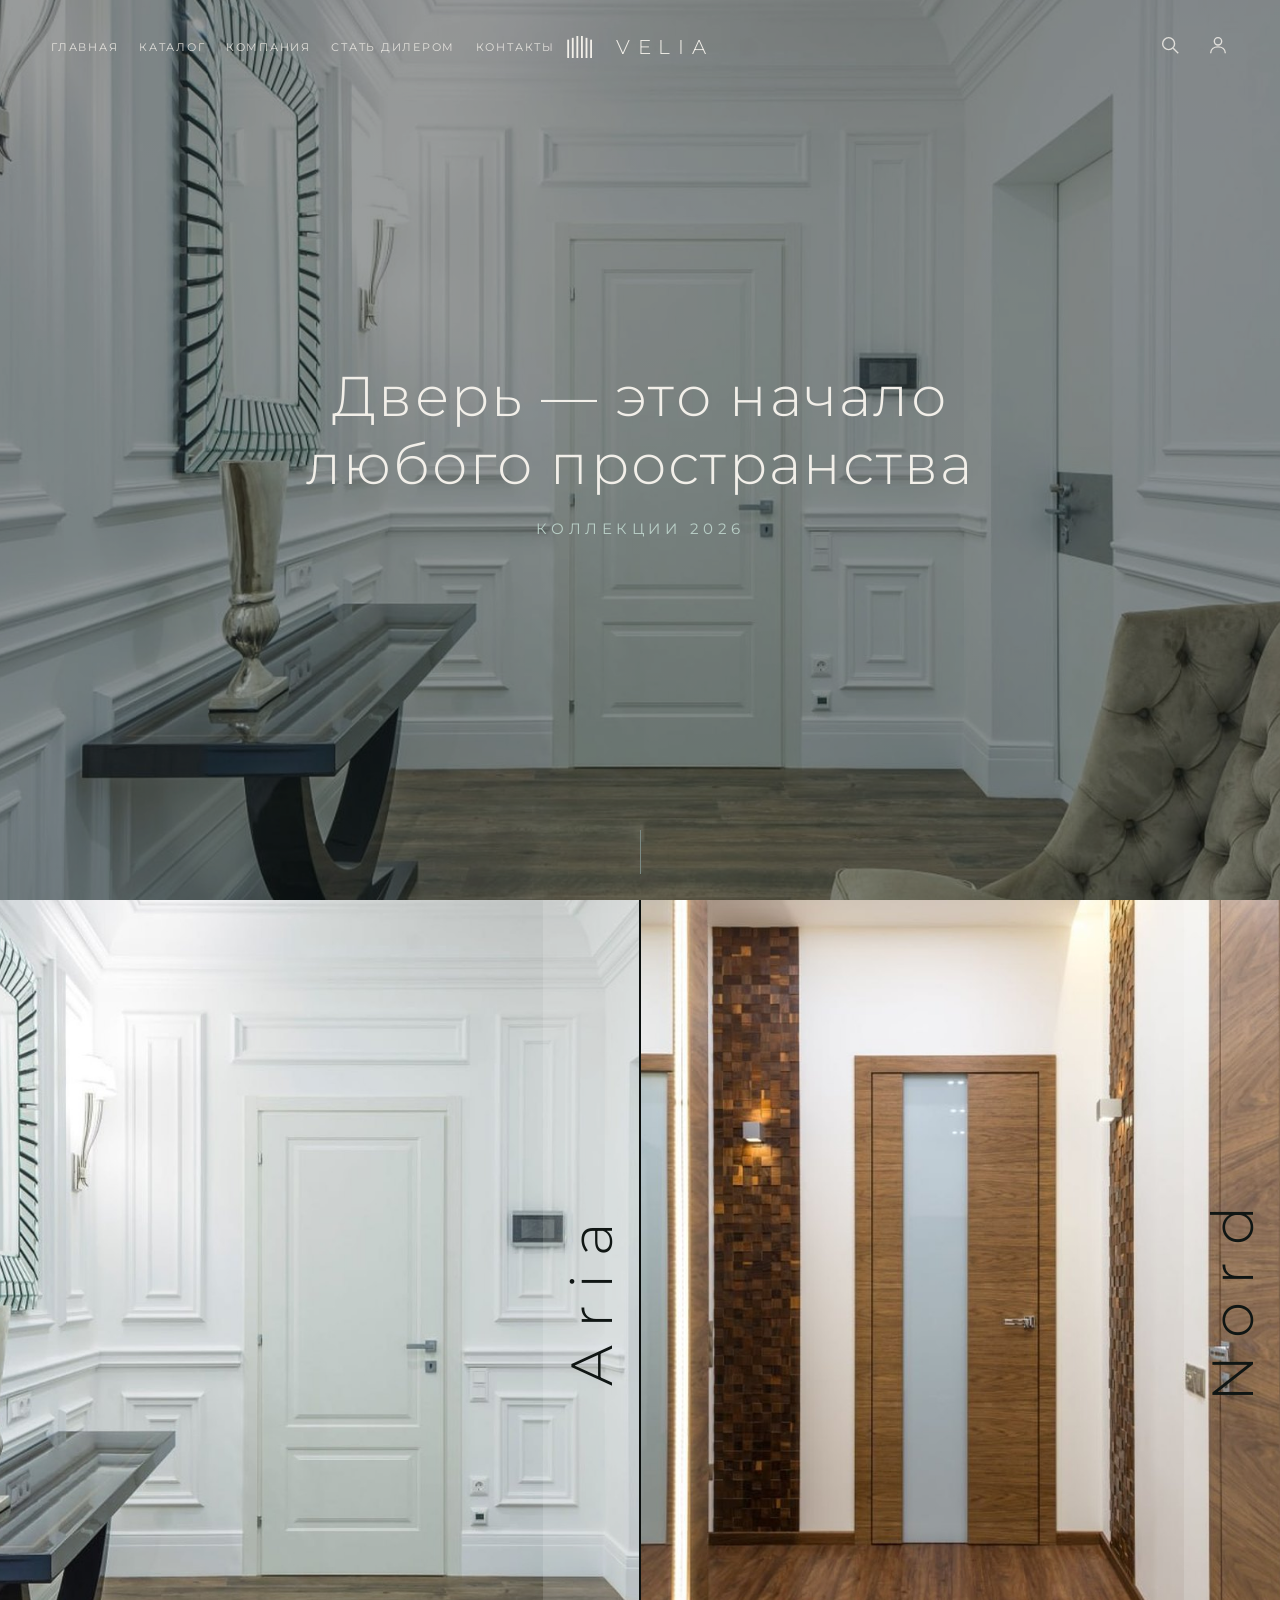
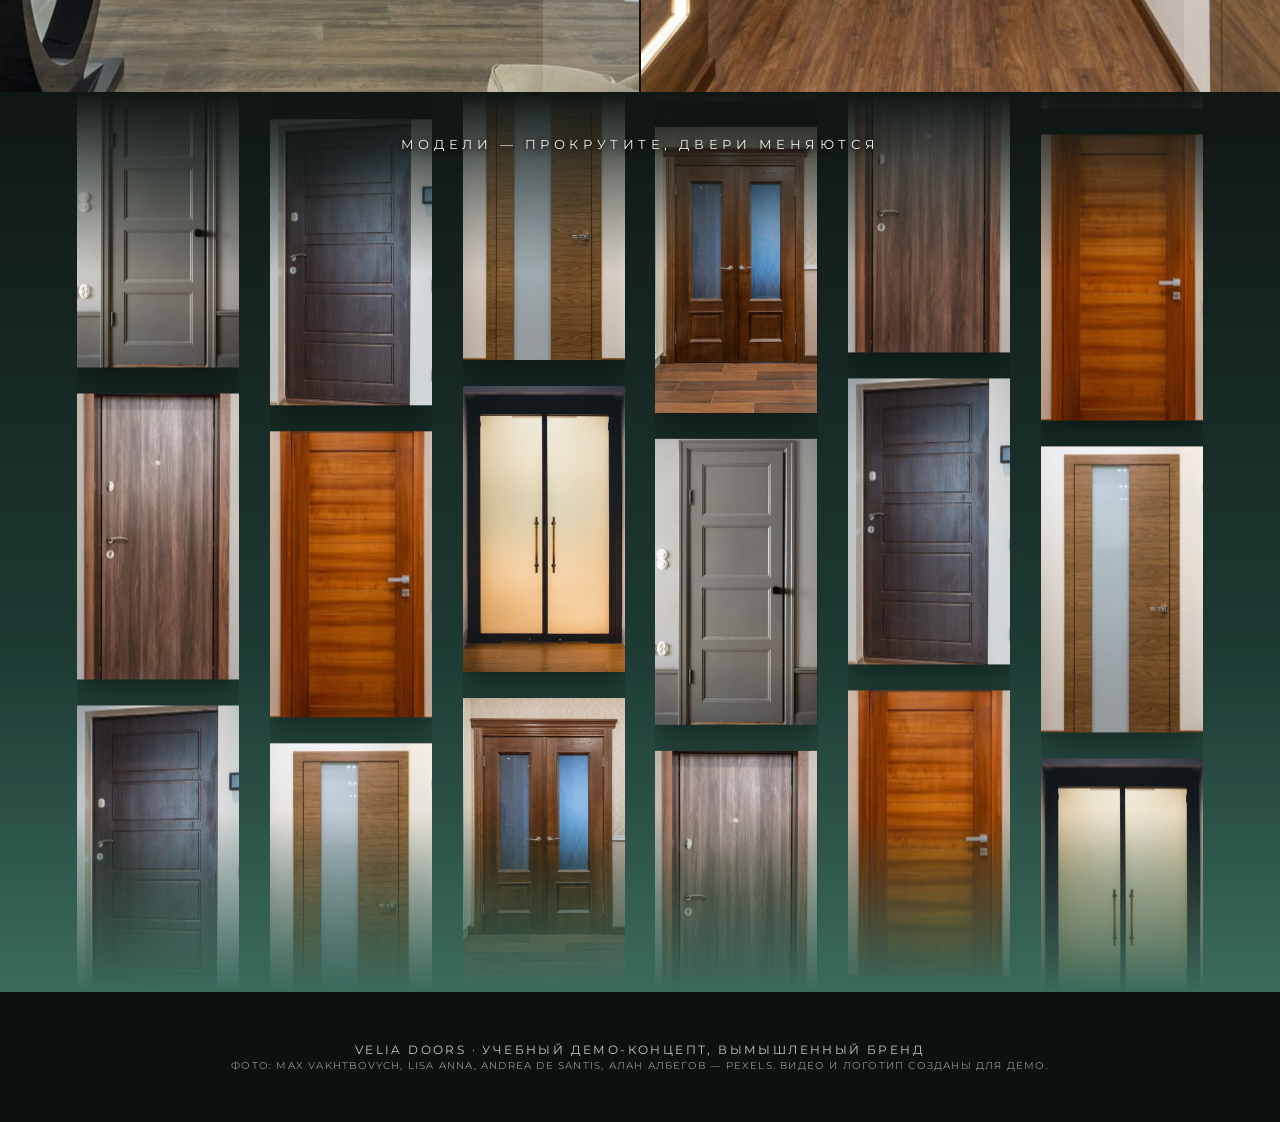
<file: velia/index.html>
<!doctype html><html lang="ru"><head><meta charset="utf-8"><meta name="viewport" content="width=device-width,initial-scale=1">
<title>VELIA doors — демо-концепт</title>
<style>@font-face{font-family:Mont;font-weight:300;src:url(fonts/m300.ttf);font-display:swap}@font-face{font-family:Mont;font-weight:400;src:url(fonts/m400.ttf);font-display:swap}@font-face{font-family:Mont;font-weight:500;src:url(fonts/m500.ttf);font-display:swap}
:root{--bg1:#101614;--bg2:#1d3a33;--bg3:#3b6b5d;--fg:#f2efe9;--soft:#b9cfc7}
*{margin:0;padding:0;box-sizing:border-box}
html{scroll-behavior:smooth}
body{background:#0c100f;color:var(--fg);font-family:Mont,"Helvetica Neue",Arial,sans-serif}
.grad{background:linear-gradient(180deg,var(--bg1) 0%,var(--bg2) 62%,var(--bg3) 100%)}
.word{font-weight:300;letter-spacing:.38em;text-transform:uppercase;padding-left:.38em}
.lg{display:inline-flex;align-items:center;gap:14px;justify-content:center}.lg svg{height:1.1em;width:1.4em;flex:none}
#splash .lgw{display:contents}#splash .lg{font-size:clamp(34px,6vw,72px);opacity:0;animation:in 1.4s ease .3s forwards}#splash .lg .word{font-size:1em;opacity:1;animation:none}
header .lg{font-size:20px}header .lg .word{font-size:1em}
.hero video{position:absolute;inset:0;width:100%;height:100%;object-fit:cover;opacity:.9}.hero::after{content:"";position:absolute;inset:0;background:rgba(8,14,12,.35)}.hero>div:not(.scroll){position:relative;z-index:2}.hero h1,.hero p{animation:none}.hero.go h1,.hero.go p{animation:in 1.4s ease forwards}.hero.go p{animation-delay:.5s}
.col.a{background:#1a1f1e url(img/collection_a.jpg) center/cover no-repeat!important}.col.b{background:#1a1f1e url(img/collection_b.jpg) center/cover no-repeat!important}.col .door{display:none}.col .name{background:rgba(240,242,240,.92);color:#101614}
#sl{display:none;position:absolute!important;inset:0;overflow:hidden;z-index:0!important}.slides i{position:absolute;inset:-5%;background-size:cover;background-position:center;opacity:0;animation:sl 18s infinite}.slides i:nth-child(2){animation-delay:6s}.slides i:nth-child(3){animation-delay:12s}@keyframes sl{0%{opacity:0;transform:scale(1)}8%{opacity:1}33%{opacity:1}41%{opacity:0;transform:scale(1.12)}100%{opacity:0}}
.hero video{pointer-events:none}
@media(max-width:800px),(pointer:coarse){.hero::after{background:rgba(8,14,12,.68)}.hero video{display:none!important}#sl{display:block}header .lg{gap:8px;font-size:17px}.drum h2{font-size:10px;padding:0 20px;top:22px;z-index:4;text-shadow:0 0 12px #0c100f,0 0 12px #0c100f}#dw{top:90px!important}}
/* заставка */
#splash{position:fixed;inset:0;z-index:50;display:flex;flex-direction:column;align-items:center;justify-content:center;animation:out .9s ease 3.6s forwards}

#splash .tag{text-align:center;max-width:88vw;padding-left:.35em;margin-top:22px;font-size:clamp(11px,1.3vw,15px);letter-spacing:.35em;text-transform:uppercase;color:var(--soft);opacity:0;animation:in 1.2s ease 1.8s forwards}
@keyframes in{from{opacity:0;transform:translateY(8px)}to{opacity:1;transform:none}}
@keyframes out{to{opacity:0;visibility:hidden}}
/* шапка */
header{position:absolute;top:0;left:0;right:0;z-index:5;display:grid;grid-template-columns:1fr 160px 1fr;align-items:center;padding:34px 4vw}

nav{display:flex;gap:1.6vw;font-size:11px;letter-spacing:.16em;text-transform:uppercase;white-space:nowrap}
nav a,.ic a{color:var(--fg);text-decoration:none;opacity:.85}
nav a:hover{opacity:1}
header .word{font-size:20px}
.ic{display:flex;justify-content:flex-end;gap:26px}
.ic svg{width:22px;height:22px;stroke:var(--fg);fill:none;stroke-width:1.5}
/* первый экран */
.hero{position:relative;min-height:100vh;display:flex;align-items:center;justify-content:center;text-align:center;overflow:hidden}
.hero::before{content:"";position:absolute;inset:-20%;background:radial-gradient(ellipse at 30% 70%,rgba(120,190,170,.25),transparent 55%),radial-gradient(ellipse at 75% 30%,rgba(255,255,255,.08),transparent 50%);animation:drift 14s ease-in-out infinite alternate}
@keyframes drift{to{transform:translate(4%,-3%) scale(1.08)}}
.hero h1,.hero p{opacity:0;animation:in 1.4s ease 4.1s forwards}
.hero h1{position:relative;font-weight:300;font-size:clamp(28px,4.4vw,58px);line-height:1.2;letter-spacing:.04em}
.hero p{position:relative;margin-top:22px;color:var(--soft);font-size:clamp(12px,1.2vw,15px);letter-spacing:.3em;text-transform:uppercase}
.scroll{position:absolute;bottom:26px;left:50%;width:1px;height:44px;background:var(--soft);animation:pulse 2s infinite}
@keyframes pulse{50%{opacity:.25}}
/* коллекции */
.cols{display:grid;grid-template-columns:1fr 1fr;gap:2px;background:#0c100f}
.col{position:relative;height:88vh;min-height:520px;overflow:hidden;display:flex;align-items:flex-end;justify-content:center}
.col.a{background:linear-gradient(160deg,#2a2f30,#6f7b79 70%,#b7c0bb)}
.col.b{background:linear-gradient(160deg,#2a2f30,#6f7b79 70%,#b7c0bb)}
.door{width:min(26vw,300px);height:70%;margin-bottom:6%;background:linear-gradient(90deg,#d9dedc,#eef1ef 40%,#cfd5d2);box-shadow:0 30px 60px rgba(0,0,0,.45);position:relative;
 background-image:repeating-linear-gradient(90deg,rgba(0,0,0,.07) 0 3px,transparent 3px 14px),linear-gradient(90deg,#d9dedc,#eef1ef 40%,#cfd5d2);border-radius:2px}
.door::after{content:"";position:absolute;right:12%;top:52%;width:34px;height:7px;background:#454d4b;border-radius:4px}
.col .name{position:absolute;right:0;top:0;bottom:0;width:15%;background:rgba(255,255,255,.14);display:flex;align-items:center;justify-content:center}
.col .name span{writing-mode:vertical-rl;transform:rotate(180deg);font-weight:200;font-size:clamp(28px,4.5vw,64px);letter-spacing:.3em}
footer{padding:50px 5vw;text-align:center;color:var(--soft);font-size:12px;letter-spacing:.2em;text-transform:uppercase}
@media(max-width:800px){nav{visibility:hidden;overflow:hidden}header{grid-template-columns:1fr 120px 1fr}.cols{grid-template-columns:1fr}}

.drum{position:relative;height:100vh;min-height:620px;overflow:hidden}
html{scroll-behavior:smooth}section,footer{scroll-margin-top:0}.drum h2{position:absolute;top:44px;width:100%;text-align:center;font-weight:400;font-size:13px;letter-spacing:.35em;text-transform:uppercase;color:#f2efe9;z-index:4;text-shadow:0 0 14px #0c100f,0 0 28px #0c100f,0 2px 6px #0c100f}
.dw{position:absolute;inset:0;display:flex;justify-content:center;gap:2.4vw;padding:0 6vw;-webkit-mask-image:linear-gradient(180deg,transparent,#000 20%,#000 80%,transparent);mask-image:linear-gradient(180deg,transparent,#000 20%,#000 80%,transparent)}
.dc{flex:0 1 13vw;max-width:190px;overflow:hidden;height:100%}
.db{will-change:transform}
.dd{display:block;width:100%;aspect-ratio:17/30;margin-bottom:26px;position:relative;box-shadow:0 14px 30px rgba(0,0,0,.4);text-decoration:none;transition:filter .3s}
.dd span{position:absolute;left:0;right:0;bottom:10px;text-align:center;font-size:11px;letter-spacing:.2em;text-transform:uppercase;color:#222;opacity:0;transition:opacity .3s}
.dd:hover span{opacity:1}
.dd:hover{filter:brightness(1.08)}
.dd{background-size:cover!important;background-position:center!important}
.c1{background:repeating-linear-gradient(90deg,rgba(0,0,0,.08) 0 3px,transparent 3px 12px),#e6e9e7}
.c2{background:linear-gradient(90deg,#5a4636,#7a6048)}.c2 span,.c3 span,.c5 span{color:#eee}
.c3{background:#2b2f31}.c4{background:linear-gradient(135deg,#c9b9a3,#e5dac9)}.c5{background:linear-gradient(90deg,#3f5a52,#56786d)}
@media(max-width:800px){.dc{flex-basis:17vw}.dc:nth-child(n+5){display:none}}
</style></head><body>
<div id="splash" class="grad"><div class="lgw"><span class="lg"><svg viewBox="0 0 30 24" aria-hidden="true"><g fill="currentColor"><rect x="0" y="4" width="2" height="20"/><rect x="5" y="2" width="2" height="22"/><rect x="10" y="0" width="2" height="24"/><rect x="15" y="0" width="2" height="24"/><rect x="20" y="2" width="2" height="22"/><rect x="25" y="4" width="2" height="20"/></g></svg><span class="word">Velia</span></span></div><div class="tag">Двери, которые открывают пространство</div></div>
<section class="hero grad" id="hero"><div class="slides" id="sl"><i style="background-image:url(img/collection_b.jpg)"></i><i style="background-image:url(img/collection_a.jpg)"></i><i style="background-image:url(img/slide_corridor.jpg)"></i></div><video id="hv" muted playsinline webkit-playsinline x5-playsinline disablepictureinpicture disableremoteplayback controlslist="nodownload nofullscreen noremoteplayback" preload="auto" poster="img/collection_a.jpg"><source src="video/hero.webm" type="video/webm"><source src="video/hero.mp4" type="video/mp4"></video>
<header><nav><a href="#hero">Главная</a><a href="#drum">Каталог</a><a href="#cols">Компания</a><a href="#contacts">Стать дилером</a><a href="#contacts">Контакты</a></nav>
<span class="lg"><svg viewBox="0 0 30 24" aria-hidden="true"><g fill="currentColor"><rect x="0" y="4" width="2" height="20"/><rect x="5" y="2" width="2" height="22"/><rect x="10" y="0" width="2" height="24"/><rect x="15" y="0" width="2" height="24"/><rect x="20" y="2" width="2" height="22"/><rect x="25" y="4" width="2" height="20"/></g></svg><span class="word">Velia</span></span>
<div class="ic"><a href="#" aria-label="Поиск"><svg viewBox="0 0 24 24"><circle cx="10.5" cy="10.5" r="6.5"/><path d="M15.5 15.5L21 21"/></svg></a><a href="#" aria-label="Личный кабинет"><svg viewBox="0 0 24 24"><circle cx="12" cy="8" r="4"/><path d="M4 21c0-4.5 3.5-7 8-7s8 2.5 8 7"/></svg></a></div></header>
<div><h1>Дверь — это начало<br>любого пространства</h1><p>Коллекции 2026</p></div><div class="scroll"></div></section>
<section class="cols" id="cols"><div class="col a"><div class="door"></div><div class="name"><span>Aria</span></div></div><div class="col b"><div class="door"></div><div class="name"><span>Nord</span></div></div></section>
<section class="drum grad" id="drum"><h2>Модели — прокрутите, двери меняются</h2><div class="dw" id="dw"></div></section>
<footer id="contacts">Velia doors · учебный демо-концепт, вымышленный бренд<br><span style="font-size:10px;opacity:.7;letter-spacing:.12em">Фото: Max Vakhtbovych, Lisa Anna, Andrea De Santis, Алан Албегов — Pexels. Видео и логотип созданы для демо.</span></footer>
<script>
(function(){const names=['Aria 01','Nord 02','Onyx 03','Sand 04','Pine 05','Lumen 06','Classic 07'],cls=['c1','c2','c3','c4','c5','c6','c7'];
const dw=document.getElementById('dw'),belts=[];
for(let i=0;i<6;i++){const c=document.createElement('div');c.className='dc';const b=document.createElement('div');b.className='db';
const list=[];for(let k=0;k<6;k++)list.push((k+i*2)%7);const all=list.concat(list);
all.forEach(n=>{const a=document.createElement('a');a.href='model.html?m='+n;a.className='dd '+cls[n];a.style.backgroundImage='url(img/door_'+cls[n]+'.jpg)';a.innerHTML='<span>'+names[n]+'</span>';b.appendChild(a)});
c.appendChild(b);dw.appendChild(c);belts.push({b,dir:i%2?-1:1,sp:0.25+i*0.09})}
let t=0,hover=false;dw.addEventListener('mouseenter',()=>hover=true);dw.addEventListener('mouseleave',()=>hover=false);
function frame(){if(!hover)t+=0.35;const y=window.scrollY;
belts.forEach(o=>{const half=o.b.scrollHeight/2;let off=((y*o.sp+t*o.sp*1.6)%half+half)%half;o.b.style.transform='translateY('+(o.dir>0?-off:off-half)+'px)'});requestAnimationFrame(frame)}
frame()})();

(function(){const sp=document.getElementById("splash");let seen=0;try{seen=sessionStorage.getItem("vs")}catch(e){}if(seen){sp.style.display="none"}else{try{sessionStorage.setItem("vs","1")}catch(e){}}
const h=document.getElementById('hero'),v=document.getElementById('hv');let d=false;const go=()=>{if(!d){d=true;h.classList.add('go')}};
const mob=matchMedia('(max-width:800px),(pointer:coarse)').matches;
if(mob){setTimeout(go,seen?800:5600)}else{setTimeout(()=>{v.play().catch(go)},seen?300:3800);v.addEventListener('ended',go);v.addEventListener('error',go);setTimeout(go,16000)}})();
</script></body></html>
</file>
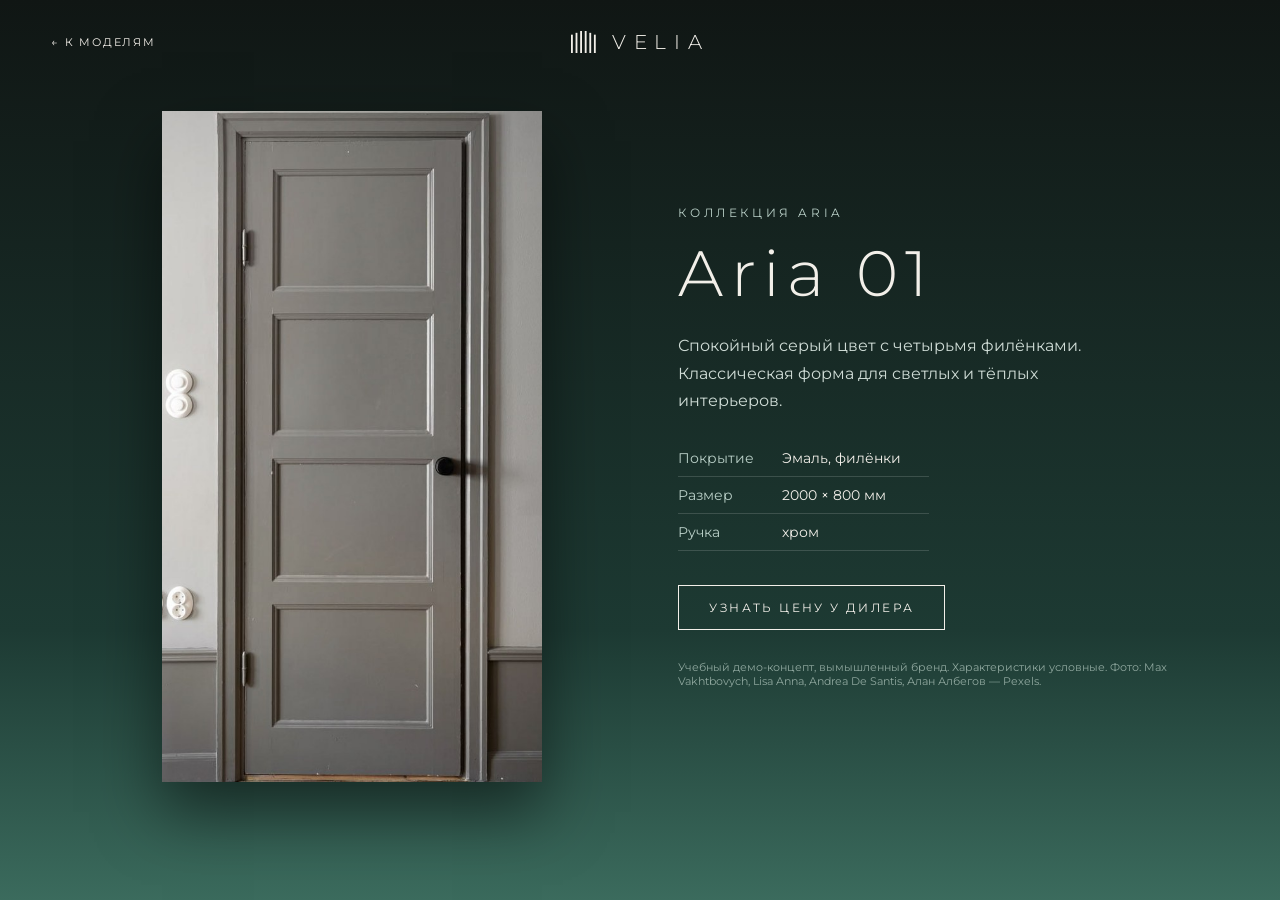
<file: velia/model.html>
<!doctype html><html lang="ru"><head><meta charset="utf-8"><meta name="viewport" content="width=device-width,initial-scale=1"><title>VELIA doors — модель</title>
<style>@font-face{font-family:Mont;font-weight:300;src:url(fonts/m300.ttf);font-display:swap}@font-face{font-family:Mont;font-weight:400;src:url(fonts/m400.ttf);font-display:swap}@font-face{font-family:Mont;font-weight:500;src:url(fonts/m500.ttf);font-display:swap}
*{margin:0;padding:0;box-sizing:border-box}body{background:linear-gradient(180deg,#101614,#1d3a33 70%,#3b6b5d);min-height:100vh;color:#f2efe9;font-family:Mont,"Helvetica Neue",Arial,sans-serif}
header{display:grid;grid-template-columns:1fr auto 1fr;align-items:center;padding:30px 4vw}header a{color:#f2efe9;text-decoration:none;font-size:11px;letter-spacing:.16em;text-transform:uppercase}
.lg{display:inline-flex;align-items:center;gap:14px;font-size:20px;font-weight:300;letter-spacing:.38em;text-transform:uppercase}.lg svg{height:1.1em;width:auto}
main{display:grid;grid-template-columns:1fr 1fr;gap:6vw;align-items:center;padding:3vh 8vw 8vh;max-width:1300px;margin:auto}
.ph img{width:100%;max-width:380px;object-fit:cover;display:block;margin:auto;box-shadow:0 30px 60px rgba(0,0,0,.5)}
.sm{font-size:12px;letter-spacing:.3em;text-transform:uppercase;color:#b9cfc7}h1{font-weight:200;font-size:clamp(38px,5vw,68px);letter-spacing:.12em;margin:14px 0 20px}
p{color:#cfdcd6;line-height:1.7;max-width:460px}table{margin:26px 0;border-collapse:collapse;font-size:14px}td{padding:9px 28px 9px 0;border-bottom:1px solid rgba(255,255,255,.15)}td:first-child{color:#b9cfc7}
.btn{display:inline-block;margin-top:8px;padding:14px 30px;border:1px solid #f2efe9;color:#f2efe9;text-decoration:none;font-size:12px;letter-spacing:.2em;text-transform:uppercase}.btn:hover{background:#f2efe9;color:#101614}
.n{margin-top:30px;font-size:11px;color:#8fa79e}
@media(max-width:800px){main{grid-template-columns:1fr;gap:30px}}
</style></head><body>
<header><a href="index.html#drum">← К моделям</a><span class="lg"><svg viewBox="0 0 30 24"><g fill="currentColor"><rect x="0" y="4" width="2" height="20"/><rect x="5" y="2" width="2" height="22"/><rect x="10" y="0" width="2" height="24"/><rect x="15" y="0" width="2" height="24"/><rect x="20" y="2" width="2" height="22"/><rect x="25" y="4" width="2" height="20"/></g></svg>Velia</span><span></span></header>
<main><div class="ph"><img id="im" alt=""></div><div><div class="sm" id="co"></div><h1 id="nm"></h1><p id="ds"></p>
<table id="tb"></table><a class="btn" href="index.html#drum">Узнать цену у дилера</a><div class="n">Учебный демо-концепт, вымышленный бренд. Характеристики условные. Фото: Max Vakhtbovych, Lisa Anna, Andrea De Santis, Алан Албегов — Pexels.</div></div></main>
<script>
const M=[['Aria 01','Коллекция Aria','Спокойный серый цвет с четырьмя филёнками. Классическая форма для светлых и тёплых интерьеров.','Эмаль, филёнки','2000 × 800 мм'],
['Nord 02','Коллекция Nord','Гладкое полотно с рисунком тёплого ореха в раме из того же дерева. Лаконичная дверь без лишнего.','Шпон ореха','2000 × 800 мм'],
['Onyx 03','Коллекция Nord','Глубокий тёмный цвет венге и пять горизонтальных филёнок. Выразительная дверь для современных пространств.','Шпон венге, филёнки','2100 × 900 мм'],
['Sand 04','Коллекция Aria','Тёплое светлое дерево с горизонтальными планками. Делает прихожую уютной и по-домашнему светлой.','Шпон тика','2000 × 800 мм'],
['Pine 05','Коллекция Nord','Орех с вертикальной вставкой матового стекла: пропускает свет и не теряет приватности.','Шпон ореха, матовое стекло','2000 × 800 мм'],
['Lumen 06','Коллекция Nord','Двустворчатая дверь с матовым стеклом в тёмной раме. Мягкий рассеянный свет и длинные латунные ручки для просторных комнат.','Матовое стекло, тёмная рама','2000 × 1400 мм','латунь'],
['Classic 07','Коллекция Aria','Двустворчатая дверь из тёмного дуба с наличниками и стёклами с ромбовидным узором. Классика для тёплых интерьеров.','Шпон дуба, узорное стекло','2100 × 1200 мм']];
const k=Math.min(6,Math.max(0,+new URLSearchParams(location.search).get('m')||0)),d=M[k];
document.title='VELIA — '+d[0];im.src='img/door_c'+(k+1)+'.jpg';im.alt=d[0];co.textContent=d[1];nm.textContent=d[0];ds.textContent=d[2];
tb.innerHTML='<tr><td>Покрытие</td><td>'+d[3]+'</td></tr><tr><td>Размер</td><td>'+d[4]+'</td></tr><tr><td>Ручка</td><td>'+(d[5]||'хром')+'</td></tr>';
</script></body></html>
</file>
